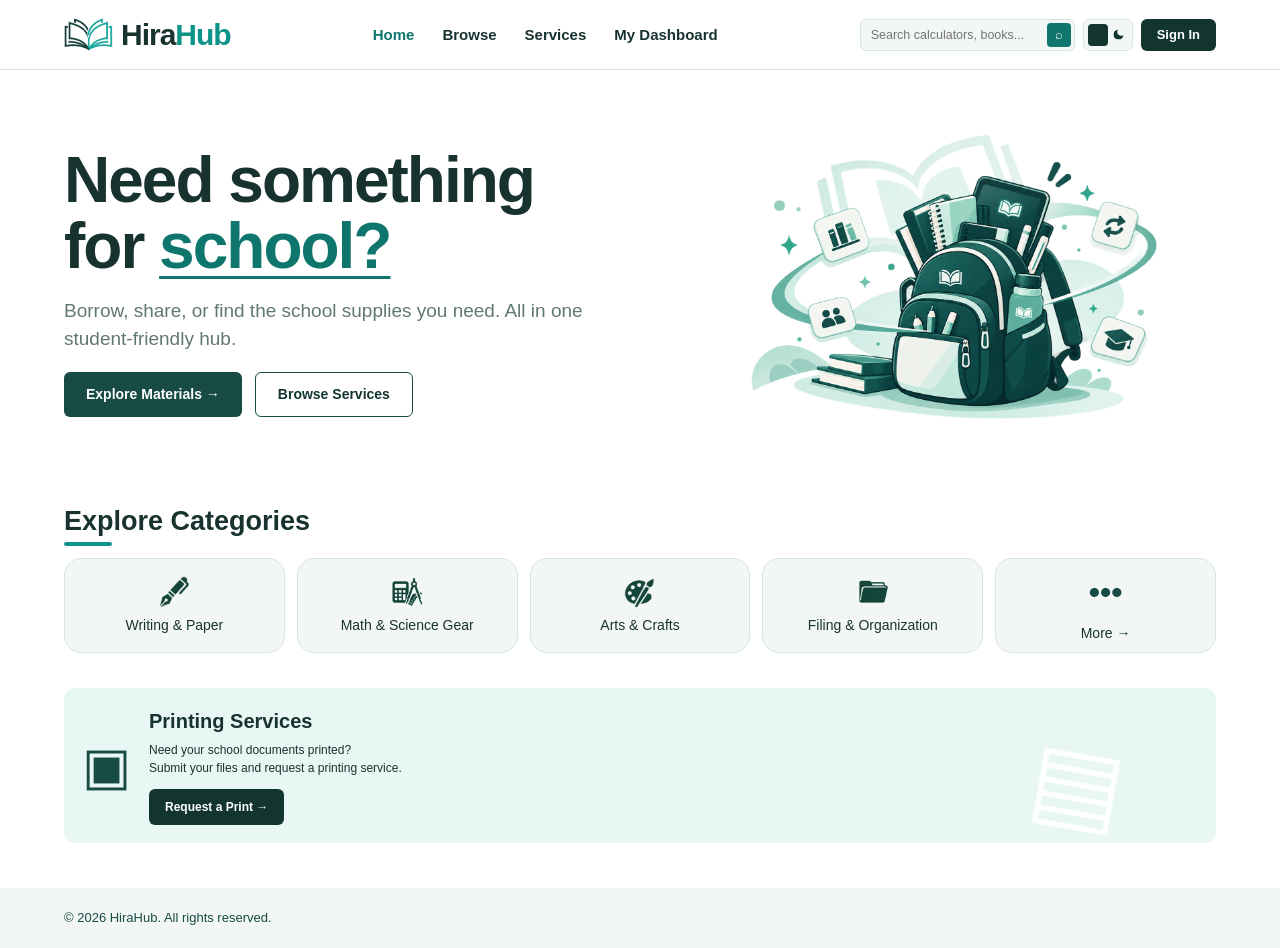
<file: index.html>
<!DOCTYPE html>
<html lang="en">
<head>
    <meta charset="UTF-8">
    <meta name="viewport" content="width=device-width, initial-scale=1.0">

    <title>HiraHub | Student Sharing Platform</title>

    <link rel="stylesheet" href="style.css">
</head>
<body>

    <!-- header & navbar -->
    <header class="header">
        <nav class="navbar container">

            <a href="index.html" class="logo">
                <img src="images/logo.png" alt="HiraHub Icon" class="logo-img">
                <span>Hira<span class="logo-blue">Hub</span></span>
            </a>

            <ul class="nav-links">
                <li><a href="index.html" class="active">Home</a></li>
                <li><a href="browse.html">Browse</a></li>
                <li><a href="services.html">Services</a></li>
                <li><a href="dashboard.html">My Dashboard</a></li>
            </ul>

            <div class="nav-actions">
                <form class="search-bar nav-search" action="#" method="get">
                    <input
                        type="search"
                        name="search"
                        placeholder="Search calculators, books..."
                    >
                    <button type="submit">⌕</button>
                </form>

                <!-- dark mode toggle -->
                <label class="theme-switch" for="themeToggle" aria-label="Toggle dark mode">
                    <input type="checkbox" id="themeToggle">
                    <span class="slider">
                        <svg class="moon-icon" viewBox="0 0 24 24" fill="currentColor">
                            <path d="M21 12.79A9 9 0 1 1 11.21 3 7 7 0 0 0 21 12.79z"></path>
                        </svg>
                    </span>
                </label>

                <a href="login.html" class="sign-in-button">
                    Sign In
                </a>
            </div>

        </nav>
    </header>

<!-- main content -->
    <main>

        <!-- hero section -->
        <section class="hero container" id="home">

            <div class="hero-content">

                <h1>
                    Need something<br>
                    for <span>school?</span>
                </h1>

                <p class="hero-description">
                    Borrow, share, or find the school supplies you need.
                    All in one student-friendly hub.
                </p>

                <div class="hero-buttons">

                    <a href="browse.html" class="button button-primary">
                        Explore Materials →
                    </a>

                    <a href="services.html" class="button button-outline">
                        Browse Services
                    </a>

                </div>

            </div>

<!-- hero image -->
            <div class="hero-art">
                <img src="images/bag.png" alt="HiraHub Student Supplies" class="hero-custom-img">
            </div>

        </section>

<!-- categories section -->
        <section class="section container" id="browse">

            <div class="section-heading">
                <h2>Explore Categories</h2>
                <span class="heading-line"></span>
            </div>

            <!-- opens browse page with selected category -->
            <div class="category-grid">

                <a href="browse.html?category=Writing%20%26%20Paper" class="category-card">
                    <img src="images/pen.png" alt="Writing & Paper" class="category-icon-img">
                    <span>Writing & Paper</span>
                </a>

                <a href="browse.html?category=Math%20%26%20Science%20Gear" class="category-card">
                    <img src="images/cal.png" alt="Math & Science Gear" class="category-icon-img">
                    <span>Math & Science Gear</span>
                </a>

                <a href="browse.html?category=Arts%20%26%20Crafts" class="category-card">
                    <img src="images/paint.png" alt="Arts & Crafts" class="category-icon-img">
                    <span>Arts & Crafts</span>
                </a>

                <a href="browse.html?category=Filing%20%26%20Organization" class="category-card">
                    <img src="images/folder.png" alt="Filing & Organization" class="category-icon-img">
                    <span>Filing & Organization</span>
                </a>

                <a href="browse.html" class="category-card">
                    <span class="category-icon">•••</span>
                    <span>More →</span>
                </a>

            </div>

        </section>

<!-- printing services banner -->
        <section class="section container" id="services">

            <article class="service-banner">

                <div class="printer-icon">
                    ▣
                </div>

                <div class="service-text">

                    <h2>Printing Services</h2>

                    <p>Need your school documents printed?</p>

                    <p>Submit your files and request a printing service.</p>

                    <a href="services.html" class="button button-dark">
                        Request a Print →
                    </a>

                </div>

                <div class="paper-art">
                    ▤
                </div>

            </article>

        </section>

    </main>

<!-- footer -->
    <footer class="footer">
        <div class="container footer-content">
            <p>© 2026 HiraHub. All rights reserved.</p>
        </div>
    </footer>

<!-- js file -->
    <script src="script.js"></script>

</body>
</html>
</file>
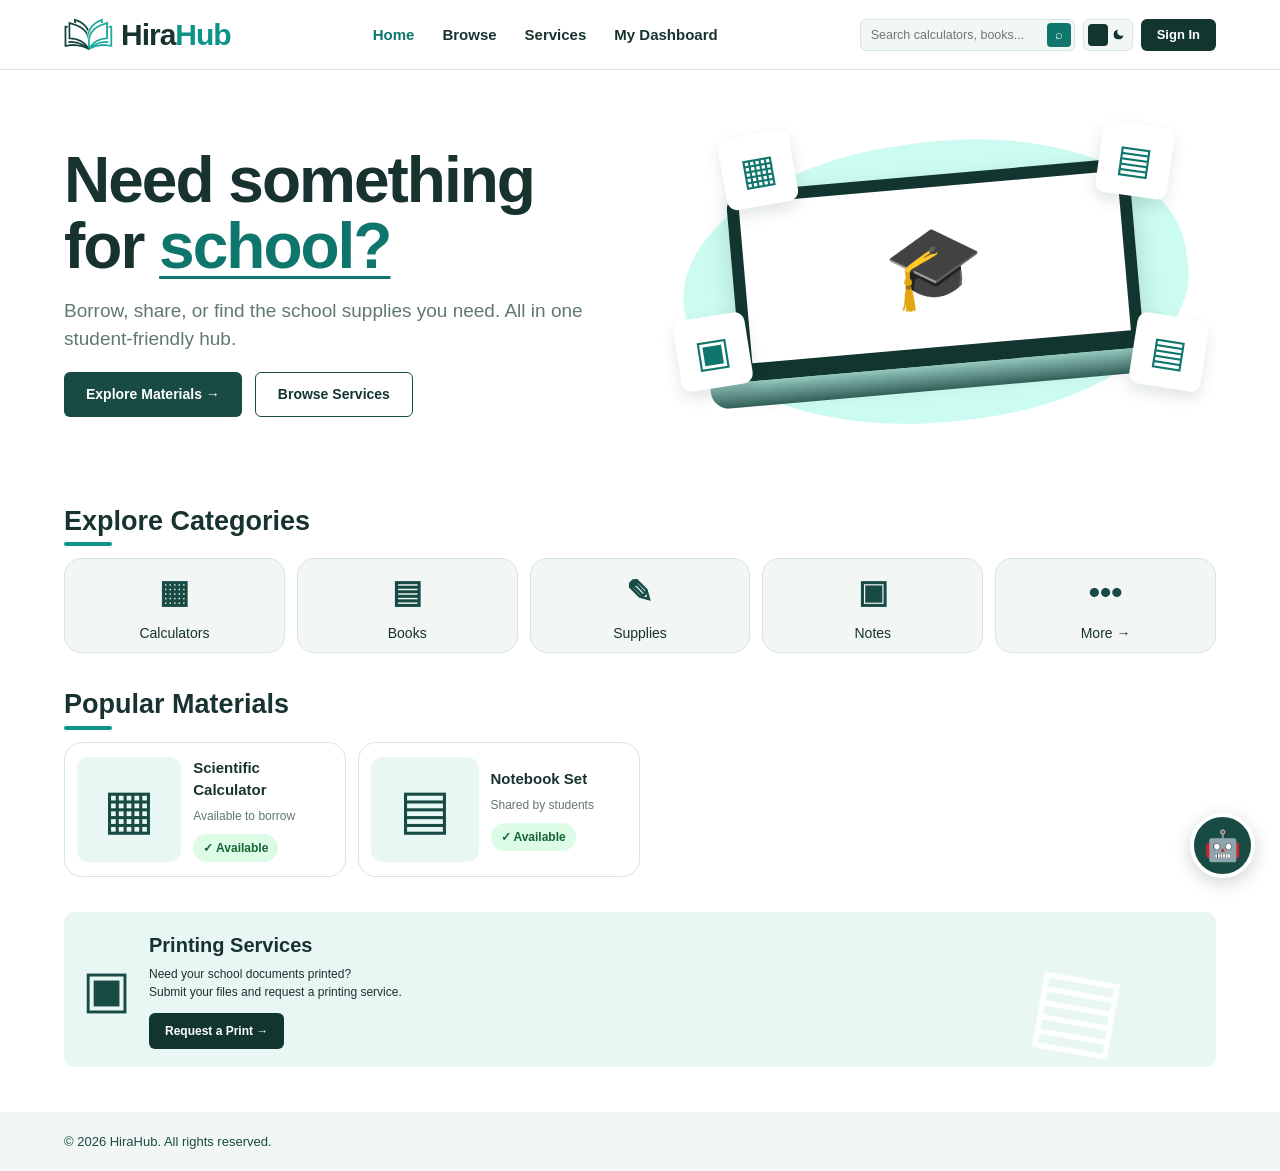
<file: Hira-hub-1/index.html>
<!DOCTYPE html>
<html lang="en">
<head>
    <meta charset="UTF-8">
    <meta name="viewport" content="width=device-width, initial-scale=1.0">

    <title>HiraHub | Student Sharing Platform</title>

    <link rel="stylesheet" href="style.css">
</head>
<body>

<header class="header">
        <nav class="navbar container">

            <a href="index.html" class="logo">
                <img src="images/logo.png" alt="HiraHub Icon" class="logo-img">
                <span>Hira<span class="logo-blue">Hub</span></span>
            </a>

            <ul class="nav-links">
                <li><a href="index.html" class="active">Home</a></li>
                <li><a href="browse.html">Browse</a></li>
                <li><a href="services.html">Services</a></li>
                <li><a href="dashboard.html">My Dashboard</a></li>
            </ul>

            <div class="nav-actions">
              <form class="search-bar nav-search" action="#" method="get">
                  <input
                      type="search"
                      name="search"
                      placeholder="Search calculators, books..."
                  >
                  <button type="submit">⌕</button>
              </form>

            <label class="theme-switch" for="themeToggle" aria-label="Toggle dark mode">
                  <input type="checkbox" id="themeToggle">
                  <span class="slider">
                      <svg class="moon-icon" viewBox="0 0 24 24" fill="currentColor">
                          <path d="M21 12.79A9 9 0 1 1 11.21 3 7 7 0 0 0 21 12.79z"></path>
                      </svg>
                  </span>
              </label>

              <a href="login.html" class="sign-in-button">
                  Sign In
              </a>
          </div>

        </nav>

    </header>

<main>

<section class="hero container" id="home">

            <div class="hero-content">

                <h1>
                    Need something<br>
                    for <span>school?</span>
                </h1>

                <p class="hero-description">
                    Borrow, share, or find the school supplies you need.
                    All in one student-friendly hub.
                </p>

<div class="hero-buttons">

                    <a href="browse.html" class="button button-primary">
                        Explore Materials →
                    </a>

                    <a href="services.html" class="button button-outline">
                        Browse Services
                    </a>

                </div>

            </div>

<div class="hero-art">

                <div class="art-circle"></div>

                <div class="art-card art-calculator">▦</div>
                <div class="art-card art-book">▤</div>
                <div class="art-card art-printer">▣</div>
                <div class="art-card art-notes">▤</div>

                <div class="laptop">

                    <div class="laptop-screen">
                        <span>🎓</span>
                    </div>

                    <div class="laptop-keyboard"></div>

                </div>

            </div>

        </section>

<section class="section container" id="browse">

            <div class="section-heading">
                <h2>Explore Categories</h2>
                <span class="heading-line"></span>
            </div>

            <div class="category-grid">

                <a href="#materials" class="category-card">
                    <span class="category-icon">▦</span>
                    <span>Calculators</span>
                </a>

                <a href="#materials" class="category-card">
                    <span class="category-icon">▤</span>
                    <span>Books</span>
                </a>

                <a href="#materials" class="category-card">
                    <span class="category-icon">✎</span>
                    <span>Supplies</span>
                </a>

                <a href="#materials" class="category-card">
                    <span class="category-icon">▣</span>
                    <span>Notes</span>
                </a>

                <a href="#materials" class="category-card">
                    <span class="category-icon">•••</span>
                    <span>More →</span>
                </a>

            </div>

        </section>

<section class="section container" id="materials">

            <div class="section-heading">
                <h2>Popular Materials</h2>
                <span class="heading-line"></span>
            </div>

            <div class="content-grid">

<article class="material-card">

                    <div class="product-image calculator-image">
                        ▦
                    </div>

                    <div class="material-info">

                        <h3>Scientific Calculator</h3>

                        <p>Available to borrow</p>

                        <span class="availability">
                            ✓ Available
                        </span>

                    </div>

                </article>

<article class="material-card">

                    <div class="product-image notebook-image">
                        ▤
                    </div>

                    <div class="material-info">

                        <h3>Notebook Set</h3>

                        <p>Shared by students</p>

                        <span class="availability">
                            ✓ Available
                        </span>

                    </div>

                </article>

            </div>

        </section>

<section class="section container" id="services">

            <article class="service-banner">

                <div class="printer-icon">
                    ▣
                </div>

                <div class="service-text">

                    <h2>Printing Services</h2>

                    <p>Need your school documents printed?</p>

                    <p>Submit your files and request a printing service.</p>

                    <a href="login.html" class="button button-dark">
                        Request a Print →
                    </a>

                </div>

                <div class="paper-art">
                    ▤
                </div>

            </article>

        </section>

    </main>

<footer class="footer">

        <div class="container footer-content">

            <p>© 2026 HiraHub. All rights reserved.</p>

        </div>

    </footer>

<a href="#assistant" class="assistant-button">
        🤖
    </a>

<aside class="assistant-box" id="assistant">

        <div class="assistant-header">

            <span>🤖</span>

            <strong>Hirmes</strong>

            <a href="#home">×</a>

        </div>

<div class="assistant-body">

            <p>Hi! 👋 How can I help you today?</p>

            <p>You can ask about:</p>

            <ul>
                <li>Borrowing or sharing materials</li>
                <li>Printing services</li>
                <li>Website features</li>
            </ul>

            <p class="assistant-time">5:17 PM</p>

            <div class="suggestion-list">

                <span>How to borrow?</span>
                <span>Printing services</span>
                <span>Categories</span>

            </div>

        </div>

<div class="assistant-input">

            <input
                type="text"
                placeholder="Type a message..."
            >

            <button type="button">➤</button>

        </div>

    </aside>

<script src="script.js"></script>

</body>
</html>
</file>
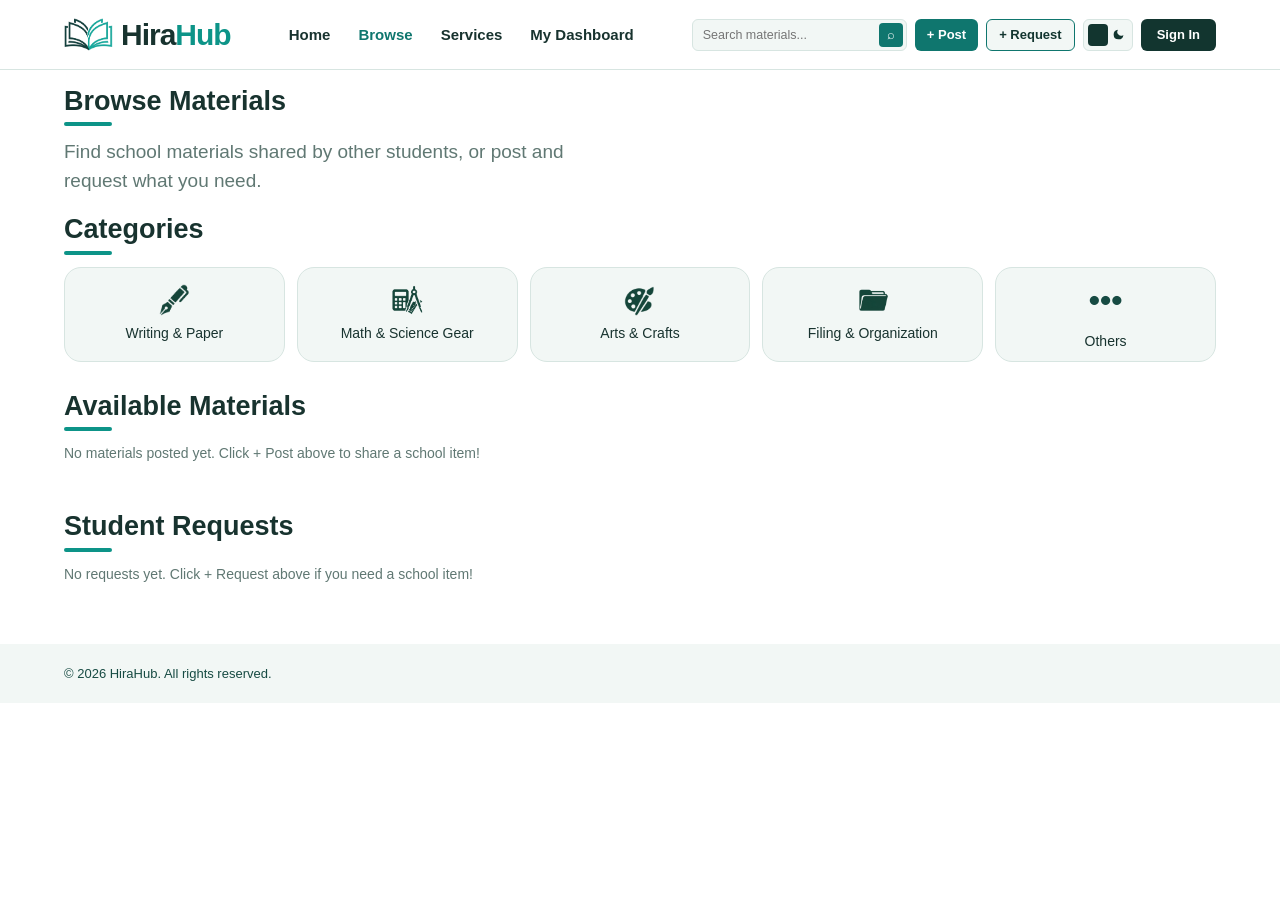
<file: browse.html>
<!DOCTYPE html>
<html lang="en">
<head>
    <meta charset="UTF-8">
    <meta name="viewport" content="width=device-width, initial-scale=1.0">

    <title>Browse Materials | HiraHub</title>

    <link rel="stylesheet" href="style.css">
</head>
<body>

    <!-- header & navbar -->
    <header class="header">
        <nav class="navbar container">

            <a href="index.html" class="logo">
                <img src="images/logo.png" alt="HiraHub Icon" class="logo-img">
                <span>Hira<span class="logo-blue">Hub</span></span>
            </a>

            <ul class="nav-links">
                <li><a href="index.html">Home</a></li>
                <li><a href="browse.html" class="active">Browse</a></li>
                <li><a href="services.html">Services</a></li>
                <li><a href="dashboard.html">My Dashboard</a></li>
            </ul>

            <div class="nav-actions">
                <form class="search-bar nav-search" action="#" method="get">
                    <input
                        type="search"
                        name="search"
                        placeholder="Search materials..."
                    >
                    <button type="submit">⌕</button>
                </form>

                <!-- post & request buttons -->
                <a href="#share-popup" class="post-material-btn">
                    + Post
                </a>

                <a href="#request-popup" class="request-material-btn">
                    + Request
                </a>

                <!-- dark mode toggle -->
                <label class="theme-switch" for="themeToggle" aria-label="Toggle dark mode">
                    <input type="checkbox" id="themeToggle">
                    <span class="slider">
                        <svg class="moon-icon" viewBox="0 0 24 24" fill="currentColor">
                            <path d="M21 12.79A9 9 0 1 1 11.21 3 7 7 0 0 0 21 12.79z"></path>
                        </svg>
                    </span>
                </label>

                <a href="login.html" class="sign-in-button">
                    Sign In
                </a>
            </div>

        </nav>
    </header>

<!-- main content -->
    <main>

        <section class="section container" id="browse">

            <div class="section-heading">
                <h2>Browse Materials</h2>
                <span class="heading-line"></span>
            </div>

            <p class="hero-description">
                Find school materials shared by other students, or post and request what you need.
            </p>

<!-- category filters -->
            <div class="section-heading">
                <h2>Categories</h2>
                <span class="heading-line"></span>
            </div>

            <div class="category-grid">

                <a href="#materialsGrid" class="category-card" data-category="Writing & Paper">
                    <img src="images/pen.png" alt="Writing & Paper" class="category-icon-img">
                    <span>Writing & Paper</span>
                </a>

                <a href="#materialsGrid" class="category-card" data-category="Math & Science Gear">
                    <img src="images/cal.png" alt="Math & Science Gear" class="category-icon-img">
                    <span>Math & Science Gear</span>
                </a>

                <a href="#materialsGrid" class="category-card" data-category="Arts & Crafts">
                    <img src="images/paint.png" alt="Arts & Crafts" class="category-icon-img">
                    <span>Arts & Crafts</span>
                </a>

                <a href="#materialsGrid" class="category-card" data-category="Filing & Organization">
                    <img src="images/folder.png" alt="Filing & Organization" class="category-icon-img">
                    <span>Filing & Organization</span>
                </a>

                <a href="#materialsGrid" class="category-card" data-category="Others">
                    <span class="category-icon">•••</span>
                    <span>Others</span>
                </a>

            </div>

<!-- shared items grid -->
            <div class="section-heading" style="margin-top: 28px;">
                <h2>Available Materials</h2>
                <span class="heading-line"></span>
            </div>

            <p class="empty-message" id="emptyMaterialsMsg">
                No materials posted yet. Click <strong>+ Post</strong> above to share a school item!
            </p>

            <div class="content-grid" id="materialsGrid"></div>

<!-- requested items grid -->
            <div class="section-heading" style="margin-top: 32px;">
                <h2>Student Requests</h2>
                <span class="heading-line"></span>
            </div>

            <p class="empty-message" id="emptyRequestsMsg">
                No requests yet. Click <strong>+ Request</strong> above if you need a school item!
            </p>

            <div class="content-grid" id="requestsGrid"></div>

<!-- share material popup -->
            <div class="popup-overlay" id="share-popup">
                <div class="form-card popup-box">
                    <div class="section-heading popup-top">
                        <div>
                            <h2>Share a School Material</h2>
                            <span class="heading-line"></span>
                        </div>
                        <button type="button" class="close-popup-btn" id="closeShareBtn">×</button>
                    </div>

                    <form id="shareForm">
                        <div class="form-group">
                            <label for="materialTitle">Item Name *</label>
                            <input type="text" id="materialTitle" placeholder="e.g., Casio fx-991EX Calculator" required>
                        </div>

                        <div class="form-group">
                            <label for="materialCategory">Category *</label>
                            <select id="materialCategory" required>
                                <option value="Writing & Paper">Writing & Paper</option>
                                <option value="Math & Science Gear">Math & Science Gear</option>
                                <option value="Arts & Crafts">Arts & Crafts</option>
                                <option value="Filing & Organization">Filing & Organization</option>
                                <option value="Others">Others</option>
                            </select>
                        </div>

                        <div class="form-group">
                            <label for="studentName">Name + Year & Section *</label>
                            <input type="text" id="studentName" placeholder="e.g., Juan Dela Cruz - BSIT 2A" required>
                        </div>

                        <div class="form-group">
                            <label for="pickupPlace">Pickup Place *</label>
                            <input type="text" id="pickupPlace" placeholder="e.g., Main Library Entrance" required>
                        </div>

                        <div class="form-group">
                            <label for="contactLink">Messenger or Instagram Link *</label>
                            <input type="url" id="contactLink" placeholder="e.g., https://m.me" required>
                        </div>

                        <div class="form-group">
                            <label for="materialImage">Item Photo (Optional)</label>
                            <input type="file" id="materialImage" accept="image/*">
                        </div>

                        <button type="submit" class="button button-primary form-submit-btn">
                            Post Material
                        </button>
                    </form>
                </div>
            </div>

<!-- request material popup -->
            <div class="popup-overlay" id="request-popup">
                <div class="form-card popup-box">
                    <div class="section-heading popup-top">
                        <div>
                            <h2>Request a Material</h2>
                            <span class="heading-line"></span>
                        </div>
                        <button type="button" class="close-popup-btn" id="closeRequestBtn">×</button>
                    </div>

                    <form id="requestForm">
                        <div class="form-group">
                            <label for="requestTitle">Needed Item *</label>
                            <input type="text" id="requestTitle" placeholder="e.g., Scientific Calculator or Lab Coat" required>
                        </div>

                        <div class="form-group">
                            <label for="requestCategory">Category *</label>
                            <select id="requestCategory" required>
                                <option value="Writing & Paper">Writing & Paper</option>
                                <option value="Math & Science Gear">Math & Science Gear</option>
                                <option value="Arts & Crafts">Arts & Crafts</option>
                                <option value="Filing & Organization">Filing & Organization</option>
                                <option value="Others">Others</option>
                            </select>
                        </div>

                        <div class="form-group">
                            <label for="requesterName">Name + Year & Section *</label>
                            <input type="text" id="requesterName" placeholder="e.g., Maria Santos - BSN 1B" required>
                        </div>

                        <div class="form-group">
                            <label for="requestPickupPlace">Preferred Meetup / Pickup Place *</label>
                            <input type="text" id="requestPickupPlace" placeholder="e.g., Student Canteen" required>
                        </div>

                        <div class="form-group">
                            <label for="requestContactLink">Messenger or Instagram Link *</label>
                            <input type="url" id="requestContactLink" placeholder="e.g., https://m.me or https://instagram.com" required>
                        </div>

                        <div class="form-group">
                            <label for="requestImage">Reference Photo (Optional)</label>
                            <input type="file" id="requestImage" accept="image/*">
                        </div>

                        <button type="submit" class="button button-outline form-submit-btn">
                            Submit Request
                        </button>
                    </form>
                </div>
            </div>

        </section>

    </main>

<footer class="footer">
        <div class="container footer-content">
            <p>© 2026 HiraHub. All rights reserved.</p>

        </div>
    </footer>

<script src="script.js"></script>
</body>
</html>
</file>
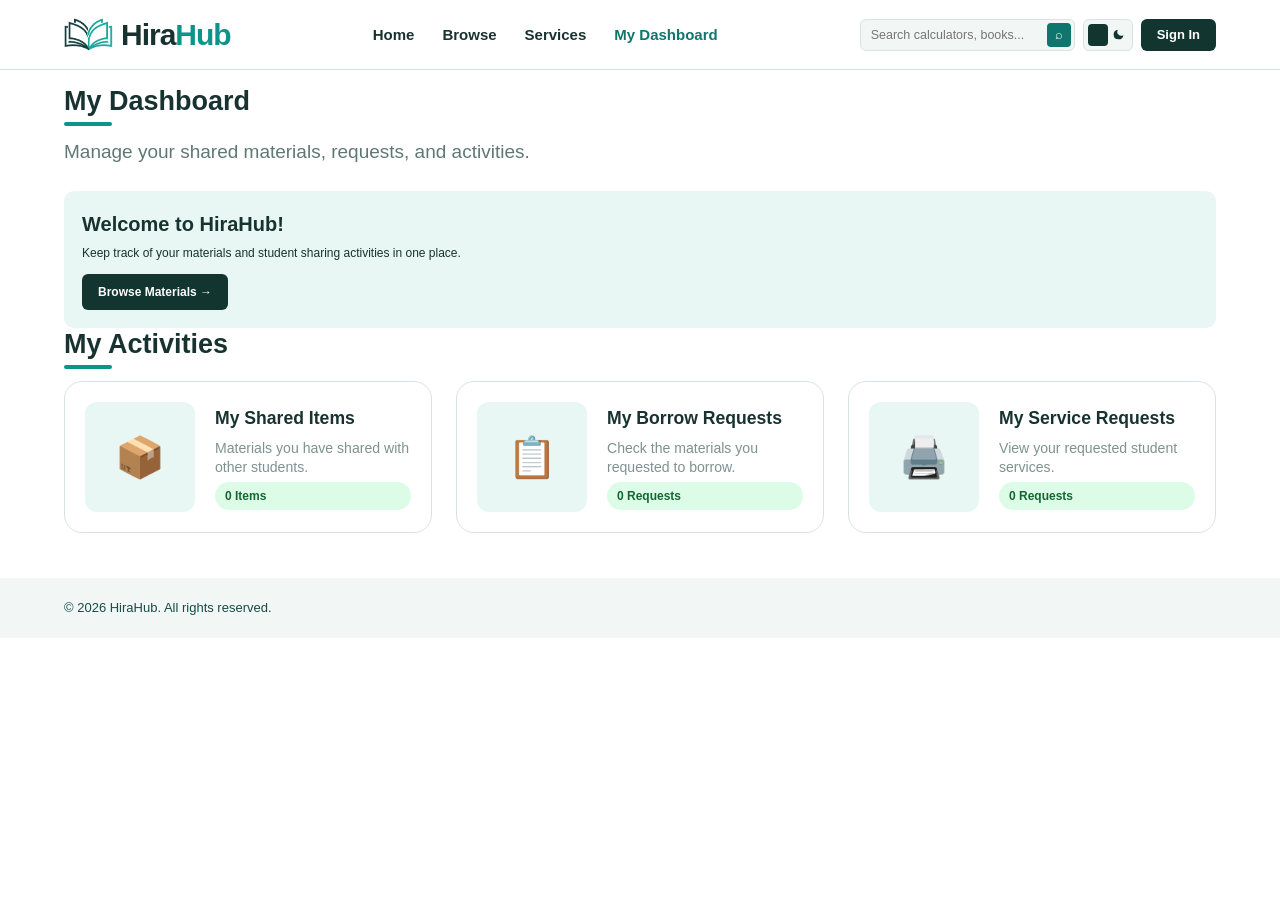
<file: dashboard.html>
<!DOCTYPE html>
<html lang="en">
<head>
    <meta charset="UTF-8">
    <meta name="viewport" content="width=device-width, initial-scale=1.0">

    <title>My Dashboard | HiraHub</title>

    <link rel="stylesheet" href="style.css">
</head>
<body>

    <!-- header & navbar -->
    <header class="header">
        <nav class="navbar container">

            <a href="index.html" class="logo">
                <img src="images/logo.png" alt="HiraHub Icon" class="logo-img">
                <span>Hira<span class="logo-blue">Hub</span></span>
            </a>

            <ul class="nav-links">
                <li><a href="index.html">Home</a></li>
                <li><a href="browse.html">Browse</a></li>
                <li><a href="services.html">Services</a></li>
                <li><a href="dashboard.html" class="active">My Dashboard</a></li>
            </ul>

            <div class="nav-actions">
                <form class="search-bar nav-search" action="#" method="get">
                    <input
                        type="search"
                        name="search"
                        placeholder="Search calculators, books..."
                    >
                    <button type="submit">⌕</button>
                </form>

                <!-- dark mode toggle -->
                <label class="theme-switch" for="themeToggle" aria-label="Toggle dark mode">
                    <input type="checkbox" id="themeToggle">
                    <span class="slider">
                        <svg class="moon-icon" viewBox="0 0 24 24" fill="currentColor">
                            <path d="M21 12.79A9 9 0 1 1 11.21 3 7 7 0 0 0 21 12.79z"></path>
                        </svg>
                    </span>
                </label>

                <a href="login.html" class="sign-in-button">
                    Sign In
                </a>
            </div>

        </nav>
    </header>

<!-- main content -->
    <main>

        <section class="section container">

            <!-- dashboard title -->
            <div class="dashboard-top">
                <div>
                    <div class="section-heading">
                        <h2>My Dashboard</h2>
                        <span class="heading-line"></span>
                    </div>

                    <p class="hero-description">
                        Manage your shared materials, requests, and activities.
                    </p>
                </div>
            </div>

<!-- welcome banner -->
            <div class="service-banner">

                <div class="service-text">
                    <h2>Welcome to HiraHub!</h2>

                    <p>
                        Keep track of your materials and
                        student sharing activities in one place.
                    </p>

                    <a href="browse.html" class="button button-dark">
                        Browse Materials →
                    </a>
                </div>

            </div>

<!-- activity summary cards -->
            <div class="section-heading">
                <h2>My Activities</h2>
                <span class="heading-line"></span>
            </div>

            <div class="dashboard-grid">

                <a href="browse.html" class="material-card card-link">
                    <div class="product-image">
                        📦
                    </div>

                    <div class="material-info">
                        <h3>My Shared Items</h3>
                        <p>Materials you have shared with other students.</p>
                        <span class="availability">0 Items</span>
                    </div>
                </a>

<a href="browse.html" class="material-card card-link">
                    <div class="product-image">
                        📋
                    </div>

                    <div class="material-info">
                        <h3>My Borrow Requests</h3>
                        <p>Check the materials you requested to borrow.</p>
                        <span class="availability">0 Requests</span>
                    </div>
                </a>

<a href="services.html" class="material-card card-link">
                    <div class="product-image">
                        🖨️
                    </div>

                    <div class="material-info">
                        <h3>My Service Requests</h3>
                        <p>View your requested student services.</p>
                        <span class="availability">0 Requests</span>
                    </div>
                </a>

            </div>

        </section>

    </main>

<!-- footer -->
    <footer class="footer">
        <div class="container footer-content">
            <p>© 2026 HiraHub. All rights reserved.</p>
        </div>
    </footer>

<!-- js file -->
    <script src="script.js"></script>

</body>
</html>
</file>
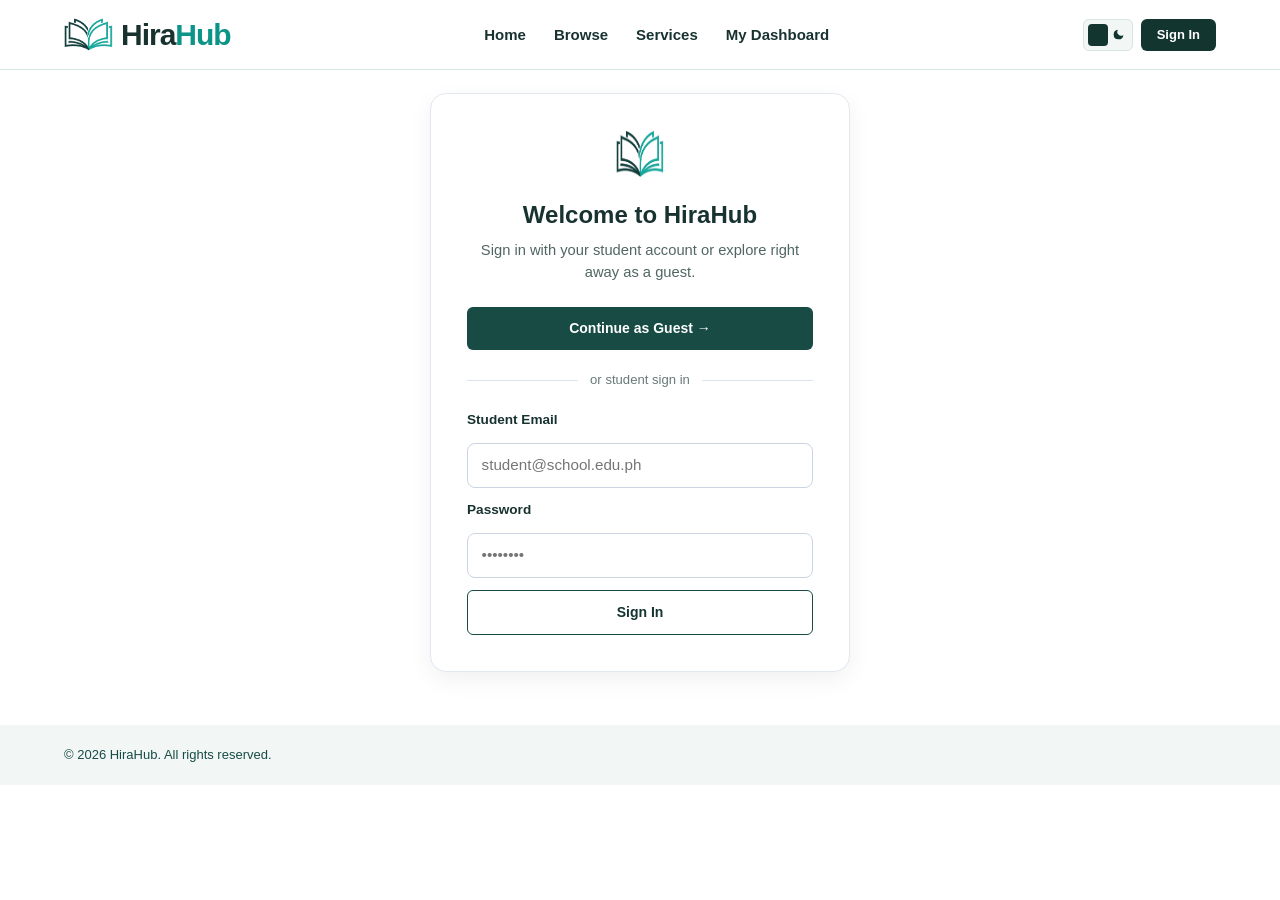
<file: login.html>
<!DOCTYPE html>
<html lang="en">
<head>
    <meta charset="UTF-8">
    <meta name="viewport" content="width=device-width, initial-scale=1.0">

    <title>Sign In | HiraHub</title>

    <link rel="stylesheet" href="style.css">
</head>
<body>

    <!-- header & navbar -->
    <header class="header">
        <nav class="navbar container">

            <a href="index.html" class="logo">
                <img src="images/logo.png" alt="HiraHub Icon" class="logo-img">
                <span>Hira<span class="logo-blue">Hub</span></span>
            </a>

            <ul class="nav-links">
                <li><a href="index.html">Home</a></li>
                <li><a href="browse.html">Browse</a></li>
                <li><a href="services.html">Services</a></li>
                <li><a href="dashboard.html">My Dashboard</a></li>
            </ul>

            <div class="nav-actions">
                <!-- dark mode toggle -->
                <label class="theme-switch" for="themeToggle" aria-label="Toggle dark mode">
                    <input type="checkbox" id="themeToggle">
                    <span class="slider">
                        <svg class="moon-icon" viewBox="0 0 24 24" fill="currentColor">
                            <path d="M21 12.79A9 9 0 1 1 11.21 3 7 7 0 0 0 21 12.79z"></path>
                        </svg>
                    </span>
                </label>

                <a href="login.html" class="sign-in-button">
                    Sign In
                </a>
            </div>

        </nav>
    </header>

<!-- main content -->
    <main>
        <section class="section container auth-section">

            <div class="auth-card">
                <div class="auth-header">
                    <img src="images/logo.png" alt="HiraHub Logo" class="auth-logo">
                    <h2>Welcome to HiraHub</h2>
                    <p>Sign in with your student account or explore right away as a guest.</p>
                </div>

                <!-- guest shortcut -->
                <a href="dashboard.html" class="button button-primary auth-btn">
                    Continue as Guest →
                </a>

                <div class="auth-divider">
                    <span>or student sign in</span>
                </div>

                <!-- login form -->
                <form class="auth-form" action="dashboard.html" method="get">
                    <label for="studentEmail">Student Email</label>
                    <input type="email" id="studentEmail" placeholder="student@school.edu.ph">

                    <label for="studentPass">Password</label>
                    <input type="password" id="studentPass" placeholder="••••••••">

                    <button type="submit" class="button button-outline auth-btn">
                        Sign In
                    </button>
                </form>
            </div>

        </section>
    </main>

<!-- footer -->
    <footer class="footer">
        <div class="container footer-content">
            <p>© 2026 HiraHub. All rights reserved.</p>
        </div>
    </footer>

<!-- js file -->
    <script src="script.js"></script>

</body>
</html>
</file>
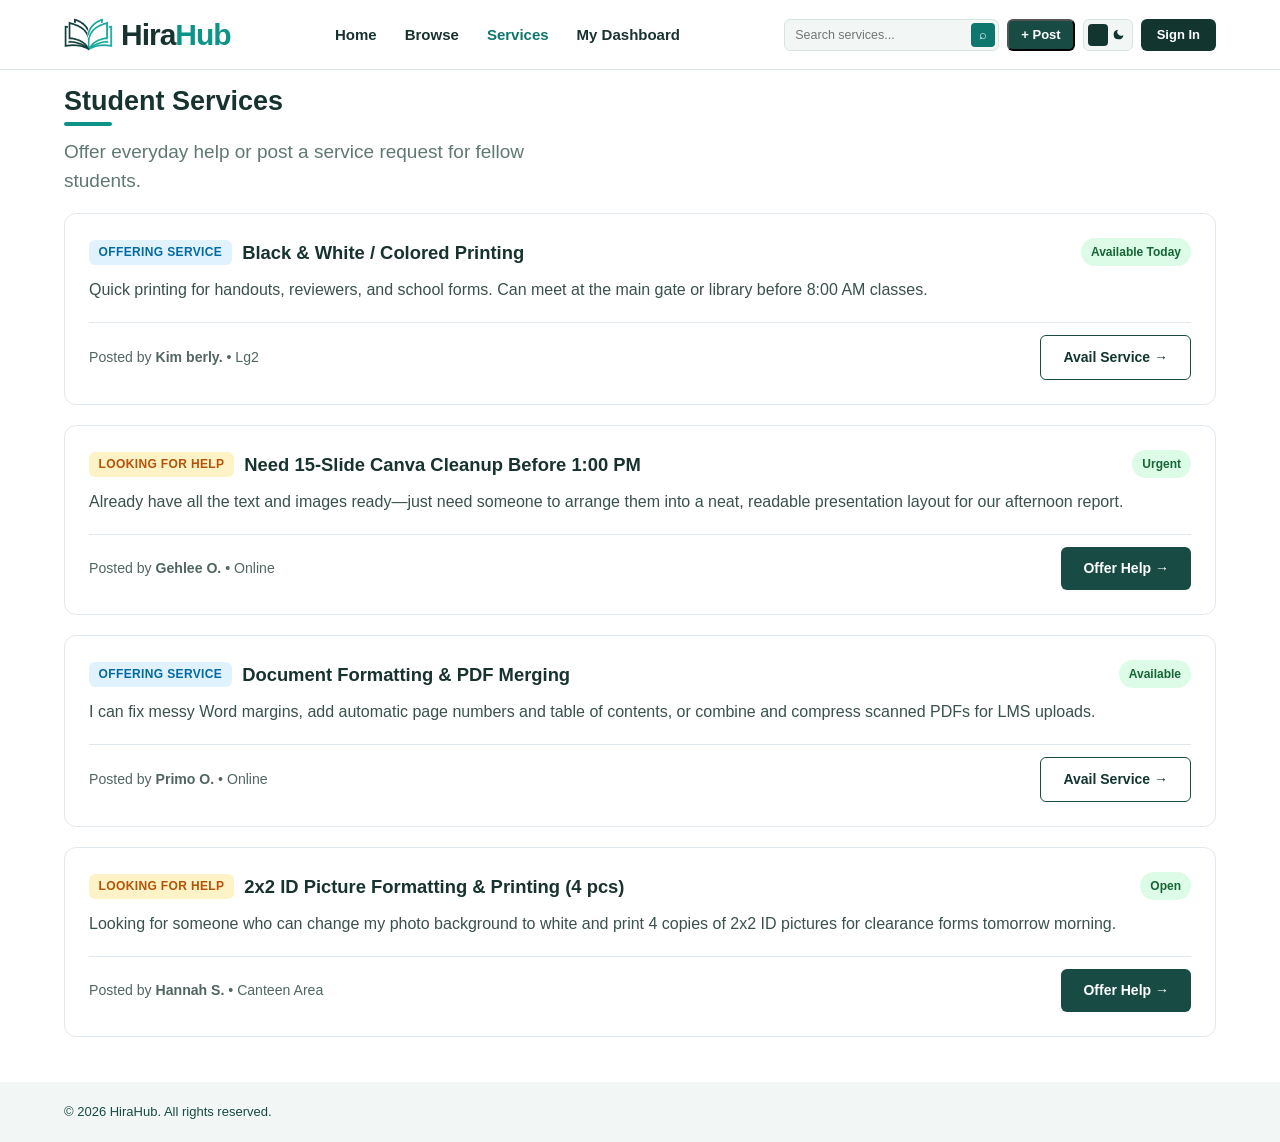
<file: services.html>
<!DOCTYPE html>
<html lang="en">
<head>
    <meta charset="UTF-8">
    <meta name="viewport" content="width=device-width, initial-scale=1.0">

    <title>Services | HiraHub</title>

    <link rel="stylesheet" href="style.css">
</head>
<body>

    <!-- header & navbar -->
    <header class="header">
        <nav class="navbar container">

            <a href="index.html" class="logo">
                <img src="images/logo.png" alt="HiraHub Icon" class="logo-img">
                <span>Hira<span class="logo-blue">Hub</span></span>
            </a>

            <ul class="nav-links">
                <li><a href="index.html">Home</a></li>
                <li><a href="browse.html">Browse</a></li>
                <li><a href="services.html" class="active">Services</a></li>
                <li><a href="dashboard.html">My Dashboard</a></li>
            </ul>

            <div class="nav-actions">
                <form class="search-bar nav-search" action="#" method="get">
                    <input
                        type="search"
                        name="search"
                        placeholder="Search services..."
                    >
                    <button type="submit">⌕</button>
                </form>

                <!-- post button -->
                <button type="button" class="button button-primary nav-post-btn" id="openPostModal">
                    + Post
                </button>

                <!-- dark mode toggle -->
                <label class="theme-switch" for="themeToggle" aria-label="Toggle dark mode">
                    <input type="checkbox" id="themeToggle">
                    <span class="slider">
                        <svg class="moon-icon" viewBox="0 0 24 24" fill="currentColor">
                            <path d="M21 12.79A9 9 0 1 1 11.21 3 7 7 0 0 0 21 12.79z"></path>
                        </svg>
                    </span>
                </label>

                <a href="login.html" class="sign-in-button">
                    Sign In
                </a>
            </div>

        </nav>
    </header>

<!-- main content -->
    <main>
        <section class="section container">

            <div class="section-heading">
                <h2>Student Services</h2>
                <span class="heading-line"></span>
            </div>

            <p class="hero-description">
                Offer everyday help or post a service request for fellow students.
            </p>

<!-- service posts feed -->
            <div class="service-feed">

                <!-- offer post -->
                <article class="service-post">
                    <div class="service-post-header">
                        <div class="post-title-group">
                            <span class="post-type-badge badge-offer">Offering Service</span>
                            <h3>Black & White / Colored Printing</h3>
                        </div>
                        <span class="availability">Available Today</span>
                    </div>
                    <p>
                        Quick printing for handouts, reviewers, and school forms.
                        Can meet at the main gate or library before 8:00 AM classes.
                    </p>
                    <div class="service-post-footer">
                        <span class="post-meta">Posted by <strong>Kim berly.</strong> • Lg2</span>
                        <a href="https://m.me" target="_blank" rel="noopener noreferrer" class="button button-outline">Avail Service →</a>
                    </div>
                </article>

<!-- request post -->
                <article class="service-post">
                    <div class="service-post-header">
                        <div class="post-title-group">
                            <span class="post-type-badge badge-request">Looking For Help</span>
                            <h3>Need 15-Slide Canva Cleanup Before 1:00 PM</h3>
                        </div>
                        <span class="availability">Urgent</span>
                    </div>
                    <p>
                        Already have all the text and images ready—just need someone to arrange
                        them into a neat, readable presentation layout for our afternoon report.
                    </p>
                    <div class="service-post-footer">
                        <span class="post-meta">Posted by <strong>Gehlee O.</strong> • Online</span>
                        <a href="https://m.me" target="_blank" rel="noopener noreferrer" class="button button-primary">Offer Help →</a>
                    </div>
                </article>

<!-- offer post -->
                <article class="service-post">
                    <div class="service-post-header">
                        <div class="post-title-group">
                            <span class="post-type-badge badge-offer">Offering Service</span>
                            <h3>Document Formatting & PDF Merging</h3>
                        </div>
                        <span class="availability">Available</span>
                    </div>
                    <p>
                        I can fix messy Word margins, add automatic page numbers and table of contents,
                        or combine and compress scanned PDFs for LMS uploads.
                    </p>
                    <div class="service-post-footer">
                        <span class="post-meta">Posted by <strong>Primo O.</strong> • Online</span>
                        <a href="https://m.me" target="_blank" rel="noopener noreferrer" class="button button-outline">Avail Service →</a>
                    </div>
                </article>

<!-- request post -->
                <article class="service-post">
                    <div class="service-post-header">
                        <div class="post-title-group">
                            <span class="post-type-badge badge-request">Looking For Help</span>
                            <h3>2x2 ID Picture Formatting & Printing (4 pcs)</h3>
                        </div>
                        <span class="availability">Open</span>
                    </div>
                    <p>
                        Looking for someone who can change my photo background to white and print
                        4 copies of 2x2 ID pictures for clearance forms tomorrow morning.
                    </p>
                    <div class="service-post-footer">
                        <span class="post-meta">Posted by <strong>Hannah S.</strong> • Canteen Area</span>
                        <a href="https://m.me" target="_blank" rel="noopener noreferrer" class="button button-primary">Offer Help →</a>
                    </div>
                </article>

            </div>

        </section>
    </main>

<!-- footer -->
    <footer class="footer">
        <div class="container footer-content">
            <p>© 2026 HiraHub. All rights reserved.</p>
        </div>
    </footer>

<!-- post modal -->
    <div class="modal-overlay" id="postModal">
        <div class="modal-box">
            <div class="modal-header">
                <h3>Create a Post</h3>
                <button type="button" class="close-modal" id="closePostModal">×</button>
            </div>

            <form id="servicePostForm" class="modal-form">
                <label>Post Type</label>
                <select id="postType" required>
                    <option value="offer">Offering a Service</option>
                    <option value="request">Requesting Help</option>
                </select>

                <label>Title</label>
                <input type="text" id="postTitle" placeholder="e.g., Rush B&W Printing or Need Slide Cleanup" required>

                <label>Details</label>
                <textarea id="postDetails" rows="3" placeholder="Describe what you offer or need, pricing, and schedule..." required></textarea>

                <label>Your Name & Meetup Spot</label>
                <input type="text" id="postMeta" placeholder="e.g., Alex M. • Main Library / Online" required>

                <label>Contact Link (Messenger, IG, or Email)</label>
                <input type="url" id="postContact" placeholder="https://m.me or mailto:you@email.com" required>

                <button type="submit" class="button button-primary" style="width: 100%;">
                    Publish Post
                </button>
            </form>
        </div>
    </div>

<!-- js file -->
    <script src="script.js"></script>

</body>
</html>
</file>
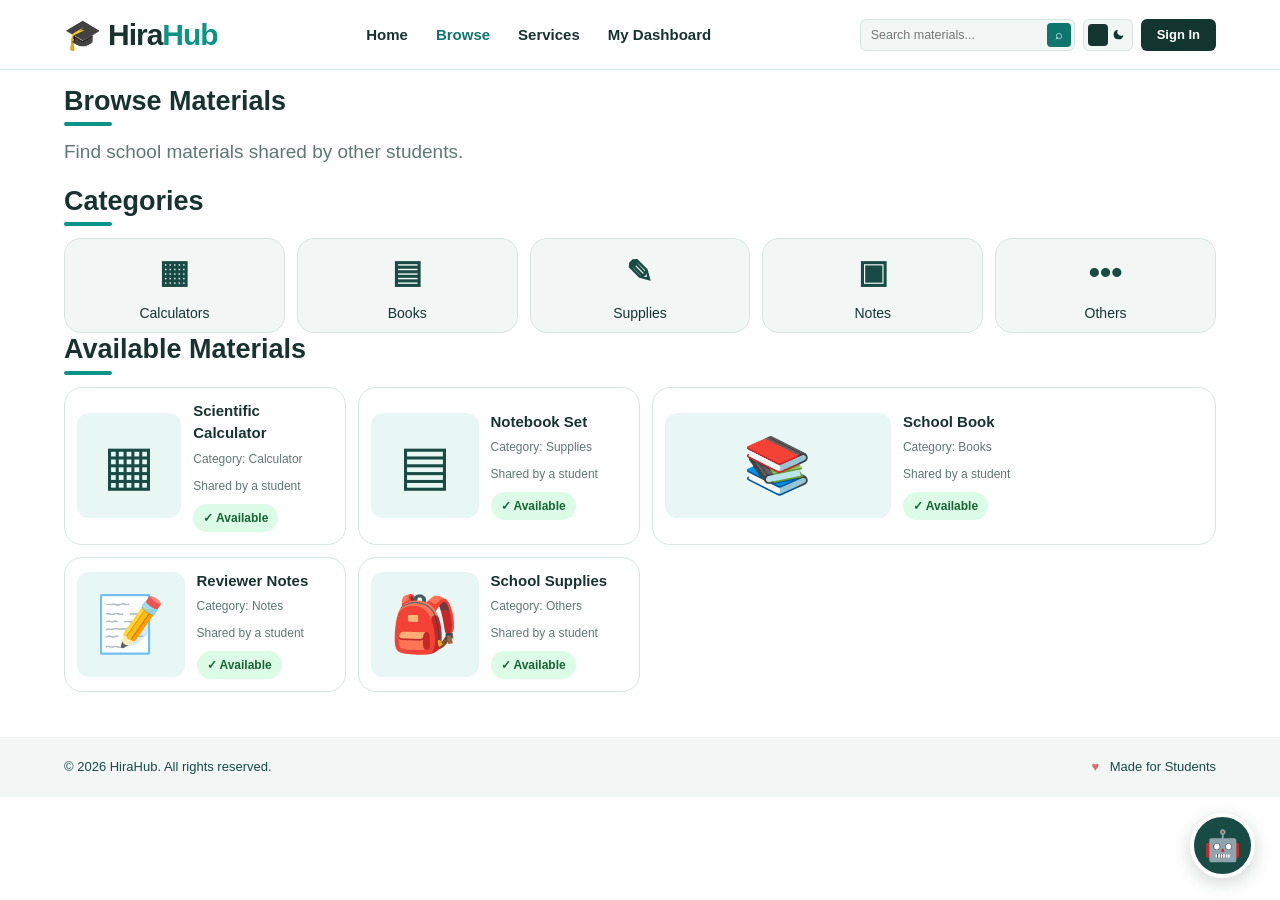
<file: Hira-hub-1/browse.html>
<!DOCTYPE html>
<html lang="en">
<head>
    <meta charset="UTF-8">
    <meta name="viewport" content="width=device-width, initial-scale=1.0">

    <title>Browse Materials | HiraHub</title>

    <link rel="stylesheet" href="style.css">
</head>
<body>

<header class="header">
        <nav class="navbar container">

            <a href="index.html" class="logo">
                <span class="logo-icon">🎓</span>
                <span>Hira<span class="logo-blue">Hub</span></span>
            </a>

            <ul class="nav-links">
                <li><a href="index.html">Home</a></li>
                <li><a href="browse.html" class="active">Browse</a></li>
                <li><a href="services.html">Services</a></li>
                <li><a href="dashboard.html">My Dashboard</a></li>
            </ul>

            <div class="nav-actions">
                <form class="search-bar nav-search" action="#" method="get">
                    <input
                        type="search"
                        name="search"
                        placeholder="Search materials..."
                    >
                    <button type="submit">⌕</button>
                </form>

                <label class="theme-switch" for="themeToggle" aria-label="Toggle dark mode">
                    <input type="checkbox" id="themeToggle">
                    <span class="slider">
                        <svg class="moon-icon" viewBox="0 0 24 24" fill="currentColor">
                            <path d="M21 12.79A9 9 0 1 1 11.21 3 7 7 0 0 0 21 12.79z"></path>
                        </svg>
                    </span>
                </label>

                <a href="login.html" class="sign-in-button">
                    Sign In
                </a>
            </div>

        </nav>
    </header>

<main>

        <section class="section container" id="browse">

            <div class="section-heading">
                <h2>Browse Materials</h2>
                <span class="heading-line"></span>
            </div>

            <p class="hero-description">
                Find school materials shared by other students.
            </p>

<div class="section-heading">
                <h2>Categories</h2>
                <span class="heading-line"></span>
            </div>

            <div class="category-grid">

                <a href="#calculators" class="category-card">
                    <span class="category-icon">▦</span>
                    <span>Calculators</span>
                </a>

                <a href="#books" class="category-card">
                    <span class="category-icon">▤</span>
                    <span>Books</span>
                </a>

                <a href="#supplies" class="category-card">
                    <span class="category-icon">✎</span>
                    <span>Supplies</span>
                </a>

                <a href="#notes" class="category-card">
                    <span class="category-icon">▣</span>
                    <span>Notes</span>
                </a>

                <a href="#others" class="category-card">
                    <span class="category-icon">•••</span>
                    <span>Others</span>
                </a>

            </div>

<div class="section-heading" id="calculators">
                <h2>Available Materials</h2>
                <span class="heading-line"></span>
            </div>

            <div class="content-grid">

<article class="material-card">

                    <div class="product-image calculator-image">
                        ▦
                    </div>

                    <div class="material-info">

                        <h3>Scientific Calculator</h3>

                        <p>Category: Calculator</p>

                        <p>Shared by a student</p>

                        <span class="availability">
                            ✓ Available
                        </span>

                    </div>

                </article>

<article class="material-card" id="supplies">

                    <div class="product-image notebook-image">
                        ▤
                    </div>

                    <div class="material-info">

                        <h3>Notebook Set</h3>

                        <p>Category: Supplies</p>

                        <p>Shared by a student</p>

                        <span class="availability">
                            ✓ Available
                        </span>

                    </div>

                </article>

<article class="material-card" id="books">

                    <div class="product-image">
                        📚
                    </div>

                    <div class="material-info">

                        <h3>School Book</h3>

                        <p>Category: Books</p>

                        <p>Shared by a student</p>

                        <span class="availability">
                            ✓ Available
                        </span>

                    </div>

                </article>

<article class="material-card" id="notes">

                    <div class="product-image">
                        📝
                    </div>

                    <div class="material-info">

                        <h3>Reviewer Notes</h3>

                        <p>Category: Notes</p>

                        <p>Shared by a student</p>

                        <span class="availability">
                            ✓ Available
                        </span>

                    </div>

                </article>

<article class="material-card" id="others">

                    <div class="product-image">
                        🎒
                    </div>

                    <div class="material-info">

                        <h3>School Supplies</h3>

                        <p>Category: Others</p>

                        <p>Shared by a student</p>

                        <span class="availability">
                            ✓ Available
                        </span>

                    </div>

                </article>

            </div>

        </section>

    </main>

<footer class="footer">

        <div class="container footer-content">

            <p>© 2026 HiraHub. All rights reserved.</p>

            <p>
                <span class="heart">♥</span>
                Made for Students
            </p>

        </div>

    </footer>

<a href="#assistant" class="assistant-button">
        🤖
    </a>

<aside class="assistant-box" id="assistant">

        <div class="assistant-header">
            <span>🤖</span>
            <strong>Hirmes</strong>
            <a href="#home">×</a>
        </div>

        <div class="assistant-body">

            <p>Hi! 👋 How can I help you today?</p>

            <p>You can ask about:</p>

            <ul>
                <li>Borrowing materials</li>
                <li>Sharing materials</li>
                <li>Printing services</li>
            </ul>

            <p class="assistant-time">5:17 PM</p>

            <div class="suggestion-list">
                <span>How to borrow?</span>
                <span>Printing services</span>
                <span>Categories</span>
            </div>

        </div>

        <div class="assistant-input">

            <input type="text" placeholder="Type a message...">

            <button type="button">➤</button>

        </div>

    </aside>

<script src="script.js"></script>

</body>
</html>
</file>
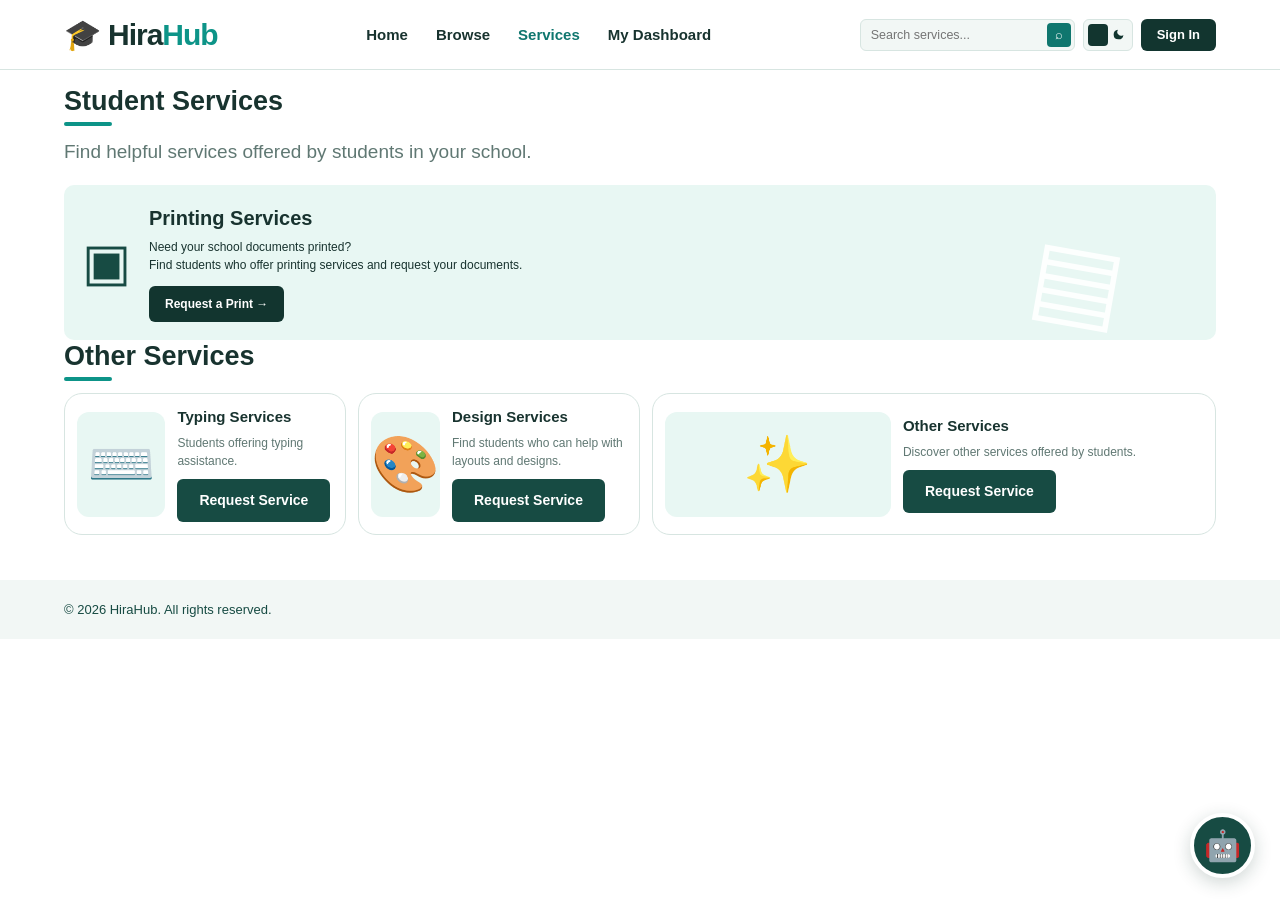
<file: Hira-hub-1/services.html>
<!DOCTYPE html>
<html lang="en">
<head>
    <meta charset="UTF-8">
    <meta name="viewport" content="width=device-width, initial-scale=1.0">

    <title>Services | HiraHub</title>

    <link rel="stylesheet" href="style.css">
</head>
<body>

<header class="header">
        <nav class="navbar container">

            <a href="index.html" class="logo">
                <span class="logo-icon">🎓</span>
                <span>Hira<span class="logo-blue">Hub</span></span>
            </a>

            <ul class="nav-links">
                <li><a href="index.html">Home</a></li>
                <li><a href="browse.html">Browse</a></li>
                <li><a href="services.html" class="active">Services</a></li>
                <li><a href="dashboard.html">My Dashboard</a></li>
            </ul>

            <div class="nav-actions">
                <form class="search-bar nav-search" action="#" method="get">
                    <input
                        type="search"
                        name="search"
                        placeholder="Search services..."
                    >
                    <button type="submit">⌕</button>
                </form>

                <label class="theme-switch" for="themeToggle" aria-label="Toggle dark mode">
                    <input type="checkbox" id="themeToggle">
                    <span class="slider">
                        <svg class="moon-icon" viewBox="0 0 24 24" fill="currentColor">
                            <path d="M21 12.79A9 9 0 1 1 11.21 3 7 7 0 0 0 21 12.79z"></path>
                        </svg>
                    </span>
                </label>

                <a href="login.html" class="sign-in-button">
                    Sign In
                </a>
            </div>

        </nav>
    </header>

<main>

        <section class="section container">

            <div class="section-heading">
                <h2>Student Services</h2>
                <span class="heading-line"></span>
            </div>

            <p class="hero-description">
                Find helpful services offered by students in your school.
            </p>

<article class="service-banner">

                <div class="printer-icon">
                    ▣
                </div>

                <div class="service-text">

                    <h2>Printing Services</h2>

                    <p>Need your school documents printed?</p>

                    <p>
                        Find students who offer printing services
                        and request your documents.
                    </p>

                    <a href="login.html" class="button button-dark">
                        Request a Print →
                    </a>

                </div>

                <div class="paper-art">
                    ▤
                </div>

            </article>

<div class="section-heading">

                <h2>Other Services</h2>

                <span class="heading-line"></span>

            </div>

<div class="content-grid">

<article class="material-card">

                    <div class="product-image">
                        ⌨️
                    </div>

                    <div class="material-info">

                        <h3>Typing Services</h3>

                        <p>Students offering typing assistance.</p>

                        <a href="login.html" class="button button-primary">
                            Request Service
                        </a>

                    </div>

                </article>

<article class="material-card">

                    <div class="product-image">
                        🎨
                    </div>

                    <div class="material-info">

                        <h3>Design Services</h3>

                        <p>Find students who can help with layouts and designs.</p>

                        <a href="login.html" class="button button-primary">
                            Request Service
                        </a>

                    </div>

                </article>

<article class="material-card">

                    <div class="product-image">
                        ✨
                    </div>

                    <div class="material-info">

                        <h3>Other Services</h3>

                        <p>Discover other services offered by students.</p>

                        <a href="login.html" class="button button-primary">
                            Request Service
                        </a>

                    </div>

                </article>

            </div>

        </section>

    </main>

<footer class="footer">

        <div class="container footer-content">

            <p>© 2026 HiraHub. All rights reserved.</p>

</div>

    </footer>

<a href="#assistant" class="assistant-button">
        🤖
    </a>

<aside class="assistant-box" id="assistant">

        <div class="assistant-header">

            <span>🤖</span>

            <strong>Hirmes</strong>

            <a href="#home">×</a>

        </div>

        <div class="assistant-body">

            <p>Hi! 👋 How can I help you today?</p>

            <p>You can ask about:</p>

            <ul>
                <li>Borrowing or sharing materials</li>
                <li>Printing services</li>
                <li>Website features</li>
            </ul>

            <p class="assistant-time">5:17 PM</p>

            <div class="suggestion-list">

                <span>How to borrow?</span>
                <span>Printing services</span>
                <span>Categories</span>

            </div>

        </div>

        <div class="assistant-input">

            <input
                type="text"
                placeholder="Type a message..."
            >

            <button type="button">➤</button>

        </div>

    </aside>

<script src="script.js"></script>

</body>
</html>
</file>
<file: style.css>
:root {
    --primary-900: #12352f;
    --primary-800: #174b43;
    --primary-700: #0f766e;
    --primary-600: #0d9488;
    --primary-400: #5eead4;
    --accent-soft: #ccfbf1;
    --accent-lighter: #e8f7f3;
    --surface: #ffffff;
    --surface-soft: #f2f7f5;
    --text: #18332f;
    --text-muted: #607873;
    --border: #d7e5e1;
    --success-text: #166534;
    --success-bg: #dcfce7;
}

* {
    margin: 0;
    padding: 0;
    box-sizing: border-box;
}

html {
    scroll-behavior: smooth;
}

body {
    font-family: Arial, Helvetica, sans-serif;
    color: var(--text);
    background: var(--surface);
    line-height: 1.5;
}

a {
    color: inherit;
    text-decoration: none;
}

button,
input {
    font: inherit;
}

.container {
    width: min(90%, 1400px);
    margin: 0 auto;
}

.header {
    position: sticky;
    top: 0;
    z-index: 100;
    padding: 12px 0;
    background: rgba(255, 255, 255, 0.96);
    border-bottom: 1px solid var(--border);
}

.navbar {
    display: flex;
    align-items: center;
    justify-content: space-between;
    gap: 20px;
}

.logo {
    display: flex;
    align-items: center;
    gap: 8px;
    font-size: 30px;
    font-weight: 800;
    letter-spacing: -1px;
    flex-shrink: 0;
}

.logo-img {
    width: 49px;
    height: 48px;
    margin: -8px 0;
    display: block;
    object-fit: contain;
    flex-shrink: 0;
}

.logo-blue {
    color: var(--primary-600);
}

.nav-links {
    display: flex;
    align-items: center;
    gap: 28px;
    list-style: none;
}

.nav-links a {
    font-size: 15px;
    font-weight: 600;
    transition: color 0.2s;
    white-space: nowrap;
}

.nav-links a:hover,
.nav-links .active {
    color: var(--primary-700);
}

.nav-actions {
    display: flex;
    align-items: center;
    gap: 8px;
}

.search-bar.nav-search {
    width: 215px;
    max-width: 100%;
    height: 32px;
    padding: 2px 3px 2px 10px;
    gap: 6px;
    background: var(--surface-soft);
    border: 1px solid var(--border);
    border-radius: 6px;
    box-shadow: none;
    transition: width 0.25s ease, border-color 0.2s ease, background 0.2s ease;
}

.search-bar.nav-search:focus-within {
    width: 250px;
    background: var(--surface);
    border-color: var(--primary-600);
}

.search-bar.nav-search input {
    font-size: 12.5px;
    height: 100%;
}

.search-bar.nav-search button {
    width: 24px;
    height: 24px;
    border-radius: 4px;
    font-size: 13px;
    display: grid;
    place-items: center;
    padding: 0;
}

.theme-switch {
    position: relative;
    display: inline-block;
    width: 50px;
    height: 32px;
    cursor: pointer;
    flex-shrink: 0;
}

.theme-switch input {
    opacity: 0;
    width: 0;
    height: 0;
}

.slider {
    position: absolute;
    inset: 0;
    background-color: var(--surface-soft);
    border: 1px solid var(--border);
    border-radius: 6px;
    display: flex;
    align-items: center;
    justify-content: flex-end;
    padding: 0 7px;
    transition: background-color 0.3s ease, border-color 0.3s ease;
}

.moon-icon {
    width: 13px;
    height: 13px;
    color: var(--primary-900);
}

.slider::before {
    content: "";
    position: absolute;
    height: 22px;
    width: 20px;
    left: 4px;
    top: 4px;
    background-color: var(--primary-900);
    border-radius: 4px;
    transition: transform 0.3s cubic-bezier(0.4, 0, 0.2, 1), background-color 0.3s ease;
    z-index: 2;
}

.theme-switch input:checked + .slider {
    background-color: var(--primary-900);
    border-color: var(--primary-700);
}

.theme-switch input:checked + .slider::before {
    transform: translateX(20px);
    background-color: var(--primary-400);
}

.sign-in-button {
    display: inline-flex;
    align-items: center;
    justify-content: center;
    height: 32px;
    padding: 0 16px;
    color: white;
    background: var(--primary-900);
    border-radius: 6px;
    font-size: 13px;
    font-weight: 700;
    white-space: nowrap;
    flex-shrink: 0;
    transition: background 0.2s ease, transform 0.2s ease;
}

.sign-in-button:hover {
    background: var(--primary-800);
    transform: translateY(-1px);
}

.hero {
    min-height: 420px;
    display: grid;
    grid-template-columns: 1fr 1fr;
    align-items: center;
    gap: 30px;
    padding-top: 35px;
    padding-bottom: 30px;
}

.hero-content {
    position: relative;
    z-index: 2;
}

.hero h1 {
    margin-bottom: 18px;
    font-size: clamp(42px, 5vw, 68px);
    line-height: 1.02;
    letter-spacing: -2px;
}

.hero h1 span {
    color: var(--primary-700);
    text-decoration: underline;
    text-decoration-thickness: 3px;
    text-underline-offset: 8px;
}

.hero-description {
    max-width: 540px;
    margin-bottom: 18px;
    color: var(--text-muted);
    font-size: 19px;
}

.search-bar {
    max-width: 590px;
    display: flex;
    align-items: center;
    gap: 12px;
    padding: 6px 7px 6px 17px;
    border: 1px solid var(--border);
    border-radius: 30px;
    box-shadow: 0 3px 12px rgba(18, 53, 47, 0.06);
}

.search-bar input {
    width: 100%;
    min-width: 0;
    border: none;
    outline: none;
    color: var(--text);
    background: transparent;
}

.search-bar button {
    width: 43px;
    height: 43px;
    flex-shrink: 0;
    border: none;
    border-radius: 50%;
    color: white;
    background: var(--primary-700);
    cursor: pointer;
    font-size: 22px;
}

.hero-buttons {
    display: flex;
    flex-wrap: wrap;
    gap: 13px;
    margin-top: 15px;
}

.button {
    display: inline-flex;
    align-items: center;
    justify-content: center;
    gap: 9px;
    padding: 11px 22px;
    border-radius: 6px;
    font-size: 14px;
    font-weight: 700;
    transition: transform 0.2s, background 0.2s;
}

.button:hover {
    transform: translateY(-2px);
}

.button-primary {
    color: white;
    background: var(--primary-800);
}

.button-outline {
    color: var(--primary-900);
    border: 1px solid var(--primary-800);
    background: var(--surface);
}

.hero-art {
    min-height: 330px;
    display: flex;
    align-items: center;
    justify-content: center;
}

.hero-custom-img {
    width: 100%;
    max-width: 900px;
    max-height: 550px;
    height: auto;
    object-fit: contain;
}

.section {
    padding-top: 15px;
    padding-bottom: 20px;
}

.section-heading {
    margin-bottom: 12px;
}

.section-heading h2 {
    font-size: 27px;
    line-height: 1.2;
}

.section-heading h2.filtered-heading {
    display: flex;
    align-items: center;
    flex-wrap: wrap;
    gap: 0.65rem;
}

.show-all-btn {
    display: inline-flex;
    align-items: center;
    padding: 0.25rem 0.7rem;
    border-radius: 999px;
    color: #ffffff;
    background: var(--primary-700);
    font-size: 0.75rem;
    font-weight: 600;
    text-decoration: none;
}

.show-all-btn:hover {
    background: var(--primary-800);
}

.heading-line {
    width: 48px;
    height: 4px;
    display: block;
    margin-top: 5px;
    border-radius: 5px;
    background: var(--primary-600);
}

.category-grid {
    display: grid;
    grid-template-columns: repeat(5, 1fr);
    gap: 12px;
}

.category-card {
    min-height: 95px;
    display: flex;
    flex-direction: column;
    align-items: center;
    justify-content: center;
    gap: 7px;
    border: 1px solid var(--border);
    border-radius: 17px;
    background: var(--surface-soft);
    font-size: 14px;
    transition: transform 0.2s, background 0.2s;
}

.category-card:hover {
    transform: translateY(-4px);
    background: var(--accent-lighter);
}

.category-icon {
    color: var(--primary-800);
    font-size: 32px;
    font-weight: 700;
}

.category-icon-img {
    width: 32px;
    height: 32px;
    object-fit: contain;
}

.content-grid {
    display: grid;
    grid-template-columns: 1fr 1fr 2fr;
    gap: 12px;
    align-items: stretch;
}

.material-card {
    min-height: 135px;
    display: flex;
    align-items: center;
    gap: 12px;
    padding: 12px;
    border: 1px solid var(--border);
    border-radius: 18px;
    background: var(--surface);
}

.product-image {
    width: 42%;
    min-height: 105px;
    display: grid;
    place-items: center;
    border-radius: 12px;
    color: var(--primary-800);
    background: var(--accent-lighter);
    font-size: 55px;
}

.material-info h3 {
    margin-bottom: 5px;
    font-size: 15px;
}

.material-info p {
    margin-bottom: 9px;
    color: var(--text-muted);
    font-size: 12px;
}

.availability {
    display: inline-block;
    padding: 5px 10px;
    color: var(--success-text);
    background: var(--success-bg);
    border-radius: 20px;
    font-size: 12px;
    font-weight: 700;
}

.service-banner {
    min-height: 135px;
    position: relative;
    display: flex;
    align-items: center;
    gap: 18px;
    overflow: hidden;
    padding: 18px;
    border-radius: 10px;
    background: var(--accent-lighter);
}

.printer-icon {
    position: relative;
    z-index: 1;
    color: var(--primary-800);
    font-size: 52px;
}

.service-text {
    position: relative;
    z-index: 2;
}

.service-text h2 {
    margin-bottom: 5px;
    font-size: 20px;
}

.service-text p {
    font-size: 12px;
}

.button-dark {
    margin-top: 12px;
    padding: 9px 16px;
    color: white;
    background: var(--primary-900);
    font-size: 12px;
}

.paper-art {
    position: absolute;
    right: 8%;
    bottom: -15px;
    color: rgba(255, 255, 255, 0.9);
    font-size: 100px;
    transform: rotate(10deg);
}

.footer {
    margin-top: 25px;
    padding: 20px 0;
    background: var(--surface-soft);
}

.footer-content {
    display: flex;
    align-items: center;
    justify-content: space-between;
    gap: 15px;
    color: var(--primary-800);
    font-size: 13px;
}

@media (max-width: 900px) {

    .nav-links {
        gap: 15px;
    }

    .hero {
        grid-template-columns: 1fr 0.8fr;
    }

    .content-grid {
        grid-template-columns: 1fr 1fr;
    }

    .service-banner {
        grid-column: 1 / -1;
    }

}

@media (max-width: 650px) {

    .header {
        position: static;
    }

    .navbar {
        flex-wrap: wrap;
    }

    .logo {
        font-size: 25px;
    }

    .nav-links {
        order: 3;
        width: 100%;
        justify-content: space-between;
        gap: 8px;
    }

    .nav-links a {
        font-size: 12px;
    }

    .search-bar.nav-search {
        width: 140px;
    }

    .search-bar.nav-search:focus-within {
        width: 165px;
    }

    .sign-in-button {
        padding: 0 14px;
        font-size: 12px;
    }

    .hero {
        grid-template-columns: 1fr;
        padding-top: 30px;
    }

    .hero h1 {
        font-size: 45px;
    }

    .hero-description {
        font-size: 16px;
    }

    .hero-art {
        min-height: 240px;
    }

    .category-grid {
        grid-template-columns: repeat(2, 1fr);
    }

    .content-grid {
        grid-template-columns: 1fr;
    }

    .service-banner {
        grid-column: auto;
    }

    .footer-content {
        flex-direction: column;
        align-items: flex-start;
    }

}

body.dark-mode {
    --surface: #111c19;
    --surface-soft: #172520;
    --text: #e3f1ed;
    --text-muted: #aec4bd;
    --border: #2b4740;
    color: var(--text);
    background: var(--surface);
}

body.dark-mode .header {
    background: #172520;
    border-color: var(--border);
}

body.dark-mode .slider {
    background-color: #1b2d28;
    border-color: var(--border);
}

body.dark-mode .nav-links a {
    color: var(--text);
}

body.dark-mode .nav-links a:hover,
body.dark-mode .nav-links .active {
    color: var(--primary-400);
}

body.dark-mode .hero-description {
    color: var(--text-muted);
}

body.dark-mode .search-bar {
    background: #1b2d28;
    border-color: var(--border);
}

body.dark-mode .search-bar input {
    color: white;
}

body.dark-mode .button-outline {
    color: var(--text);
    border-color: #4d9185;
    background: #172520;
}

body.dark-mode .category-card {
    color: var(--text);
    background: #1b2d28;
    border-color: var(--border);
}

body.dark-mode .category-card:hover {
    background: #244239;
}

body.dark-mode .material-card {
    background: #172520;
    border-color: var(--border);
}

body.dark-mode .material-info p {
    color: var(--text-muted);
}

body.dark-mode .product-image {
    background: #244239;
}

body.dark-mode .service-banner {
    background: #244239;
}

body.dark-mode .footer {
    background: #172520;
}

body.dark-mode .footer-content {
    color: var(--text);
}

section {
    scroll-margin-top: 100px;
}

.post-material-btn,
.request-material-btn {
    display: inline-flex;
    align-items: center;
    justify-content: center;
    height: 32px;
    padding: 0 12px;
    border-radius: 6px;
    font-size: 13px;
    font-weight: 700;
    white-space: nowrap;
    flex-shrink: 0;
    transition: background 0.2s ease, transform 0.2s ease;
}

.post-material-btn {
    color: white;
    background: var(--primary-700);
}

.post-material-btn:hover {
    background: var(--primary-800);
    transform: translateY(-1px);
}

.request-material-btn {
    color: var(--primary-900);
    background: var(--surface-soft);
    border: 1px solid var(--primary-700);
}

.request-material-btn:hover {
    background: var(--accent-lighter);
    transform: translateY(-1px);
}

.popup-overlay {
    display: none;
    position: fixed;
    inset: 0;
    z-index: 200;
    background: rgba(18, 53, 47, 0.55);
    align-items: center;
    justify-content: center;
    padding: 20px;
}

.popup-overlay.popup-open {
    display: flex;
}

.popup-box {
    width: 100%;
    max-width: 450px;
}

.popup-top {
    display: flex;
    align-items: flex-start;
    justify-content: space-between;
}

.close-popup-btn {
    background: none;
    border: none;
    font-size: 28px;
    line-height: 1;
    color: var(--text-muted);
    cursor: pointer;
}

.form-card {
    padding: 24px;
    background: var(--surface);
    border: 1px solid var(--border);
    border-radius: 17px;
    box-shadow: 0 12px 30px rgba(18, 53, 47, 0.25);
}

.form-group {
    display: flex;
    flex-direction: column;
    gap: 6px;
    margin-bottom: 14px;
}

.form-group label {
    font-size: 13px;
    font-weight: 700;
    color: var(--text);
}

.form-group input,
.form-group select {
    width: 100%;
    padding: 10px 12px;
    border: 1px solid var(--border);
    border-radius: 8px;
    background: var(--surface-soft);
    color: var(--text);
    font: inherit;
    font-size: 14px;
}

.form-group input:focus,
.form-group select:focus {
    outline: none;
    border-color: var(--primary-600);
    background: var(--surface);
}

.form-submit-btn {
    width: 100%;
    margin-top: 6px;
    border: none;
    cursor: pointer;
}

.form-card .button-outline {
    border: 1px solid var(--primary-800);
}

body.dark-mode .form-card {
    background: #172520;
    border-color: var(--border);
}

body.dark-mode .form-group input,
body.dark-mode .form-group select {
    background: #1b2d28;
    border-color: var(--border);
    color: var(--text);
}

.form-group input[type="file"] {
    padding: 7px 10px;
    font-size: 13px;
    cursor: pointer;
}

.form-group input[type="file"]::file-selector-button {
    margin-right: 10px;
    padding: 6px 12px;
    border: none;
    border-radius: 6px;
    color: white;
    background: var(--primary-700);
    font-weight: 700;
    cursor: pointer;
    transition: background 0.2s ease;
}

.form-group input[type="file"]::file-selector-button:hover {
    background: var(--primary-800);
}

.empty-message {
    color: var(--text-muted);
    font-size: 14px;
    margin-bottom: 14px;
}

.product-image img {
    width: 100%;
    height: 115px;
    object-fit: cover;
    border-radius: 10px;
}

.card-actions {
    display: flex;
    align-items: center;
    justify-content: space-between;
    gap: 8px;
    margin-top: 8px;
}

.borrow-btn {
    padding: 5px 12px;
    border-radius: 6px;
    color: white;
    background: var(--primary-800);
    font-size: 12px;
    font-weight: 700;
    transition: background 0.2s ease, transform 0.2s ease;
}

.borrow-btn:hover {
    background: var(--primary-700);
    transform: translateY(-1px);
}

.popup-box {
    width: 100%;
    max-width: 450px;
    max-height: 90vh;
    overflow-y: auto;
}

.dashboard-top {
    display: flex;
    justify-content: space-between;
    align-items: center;
    flex-wrap: wrap;
    gap: 1rem;
    margin-bottom: 1.5rem;
}

.dashboard-top .hero-description {
    margin-bottom: 0;
}

.dashboard-grid {
    display: grid;
    grid-template-columns: repeat(3, 1fr);
    gap: 1.5rem;
}

.service-feed {
    display: flex;
    flex-direction: column;
    gap: 1.25rem;
}

.service-post {
    background: var(--card-bg, #ffffff);
    border: 1px solid var(--border-color, #e2e8f0);
    border-radius: 12px;
    padding: 1.5rem;
    display: flex;
    flex-direction: column;
    gap: 0.75rem;
}

.service-post-header {
    display: flex;
    justify-content: space-between;
    align-items: center;
    flex-wrap: wrap;
    gap: 0.5rem;
}

.service-post-header h3 {
    margin: 0;
    font-size: 1.15rem;
}

.service-post p {
    margin: 0;
    opacity: 0.85;
    line-height: 1.5;
}

.service-post-footer {
    display: flex;
    justify-content: space-between;
    align-items: center;
    flex-wrap: wrap;
    gap: 1rem;
    margin-top: 0.5rem;
    padding-top: 0.75rem;
    border-top: 1px solid var(--border-color, #e2e8f0);
}

.post-meta {
    font-size: 0.88rem;
    opacity: 0.75;
}

.nav-post-btn {
    height: 32px;
    padding: 0 12px;
    font-size: 13px;
    white-space: nowrap;
}

.post-title-group {
    display: flex;
    align-items: center;
    flex-wrap: wrap;
    gap: 0.65rem;
}

.post-type-badge {
    font-size: 0.75rem;
    font-weight: 700;
    padding: 0.2rem 0.6rem;
    border-radius: 6px;
    text-transform: uppercase;
    letter-spacing: 0.03em;
}

.badge-offer {
    background-color: #e0f2fe;
    color: #0369a1;
}

.badge-request {
    background-color: #fef3c7;
    color: #b45309;
}

@media (max-width: 900px) {
    .dashboard-grid {
        grid-template-columns: 1fr;
    }
}

.card-link {
    text-decoration: none;
    color: inherit;
    transition: transform 0.2s ease, box-shadow 0.2s ease;
}

.card-link:hover {
    transform: translateY(-3px);
}

.modal-overlay {
    display: none;
    position: fixed;
    inset: 0;
    background: rgba(0, 0, 0, 0.55);
    justify-content: center;
    align-items: center;
    z-index: 1000;
    padding: 1rem;
}

.modal-overlay.show {
    display: flex;
}

.modal-box {
    background: #ffffff;
    color: #1e293b;
    border: 1px solid #e2e8f0;
    border-radius: 14px;
    width: 100%;
    max-width: 460px;
    padding: 1.5rem;
    box-shadow: 0 10px 25px rgba(0, 0, 0, 0.15);
}

body.dark-mode .modal-box {
    background: #1e293b;
    color: #f8fafc;
    border-color: #334155;
}

.modal-header {
    display: flex;
    justify-content: space-between;
    align-items: center;
    margin-bottom: 1rem;
}

.modal-header h3 {
    margin: 0;
}

.close-modal {
    background: none;
    border: none;
    font-size: 1.5rem;
    line-height: 1;
    cursor: pointer;
    color: inherit;
}

.modal-form {
    display: flex;
    flex-direction: column;
    gap: 0.75rem;
}

.modal-form label {
    font-size: 0.85rem;
    font-weight: 600;
}

.modal-form input,
.modal-form select,
.modal-form textarea {
    width: 100%;
    padding: 0.65rem 0.85rem;
    border: 1px solid #cbd5e1;
    border-radius: 8px;
    font-family: inherit;
    font-size: 0.95rem;
    background: transparent;
    color: inherit;
    box-sizing: border-box;
}

body.dark-mode .modal-form input,
body.dark-mode .modal-form select,
body.dark-mode .modal-form textarea {
    border-color: #475569;
    background: #0f172a;
}

.auth-section {
    display: flex;
    justify-content: center;
    align-items: center;
    min-height: 70vh;
}

.auth-card {
    background: var(--card-bg, #ffffff);
    border: 1px solid var(--border-color, #e2e8f0);
    border-radius: 16px;
    padding: 2.25rem;
    width: 100%;
    max-width: 420px;
    box-shadow: 0 8px 24px rgba(0, 0, 0, 0.06);
}

body.dark-mode .auth-card {
    background: #1e293b;
    border-color: #334155;
}

.auth-header {
    text-align: center;
    margin-bottom: 1.5rem;
}

.auth-logo {
    width: 48px;
    height: 48px;
    margin-bottom: 0.75rem;
}

.auth-header h2 {
    margin: 0 0 0.4rem;
}

.auth-header p {
    margin: 0;
    font-size: 0.92rem;
    opacity: 0.75;
}

.auth-btn {
    width: 100%;
    text-align: center;
    justify-content: center;
    box-sizing: border-box;
}

.auth-divider {
    display: flex;
    align-items: center;
    text-align: center;
    margin: 1.25rem 0;
    font-size: 0.82rem;
    opacity: 0.65;
}

.auth-divider::before,
.auth-divider::after {
    content: "";
    flex: 1;
    border-bottom: 1px solid var(--border-color, #cbd5e1);
}

.auth-divider span {
    padding: 0 0.75rem;
}

.auth-form {
    display: flex;
    flex-direction: column;
    gap: 0.75rem;
}

.auth-form label {
    font-size: 0.85rem;
    font-weight: 600;
}

.auth-form input {
    width: 100%;
    padding: 0.65rem 0.85rem;
    border: 1px solid var(--border-color, #cbd5e1);
    border-radius: 8px;
    font-family: inherit;
    font-size: 0.95rem;
    background: transparent;
    color: inherit;
    box-sizing: border-box;
}

body.dark-mode .auth-form input {
    border-color: #475569;
    background: #0f172a;
}

.material-card {
    display: flex;
    align-items: center;
    gap: 1.25rem;
    padding: 1.25rem;
}

.product-image {
    flex-shrink: 0;
    width: 110px;
    height: 110px;
    display: flex;
    align-items: center;
    justify-content: center;
    border-radius: 12px;
    overflow: hidden;
    font-size: 2.5rem;
}

.product-image img {
    width: 100%;
    height: 100%;
    object-fit: cover;
}

.material-info {
    flex: 1;
    min-width: 0;
    display: flex;
    flex-direction: column;
    gap: 0.35rem;
}

.material-info h3 {
    margin: 0 0 0.15rem;
    font-size: 1.1rem;
    white-space: nowrap;
    overflow: hidden;
    text-overflow: ellipsis;
}

.material-info p {
    margin: 0;
    font-size: 0.88rem;
    opacity: 0.8;
    line-height: 1.3;
}

.card-actions {
    display: flex;
    align-items: center;
    justify-content: space-between;
    gap: 0.5rem;
    margin-top: 0.6rem;
    flex-wrap: nowrap;
}

.card-actions .availability {
    white-space: nowrap;
    font-size: 0.8rem;
    padding: 0.3rem 0.65rem;
}

.borrow-btn {
    white-space: nowrap;
    padding: 0.4rem 0.85rem;
    font-size: 0.85rem;
    border-radius: 8px;
    text-decoration: none;
    font-weight: 600;
    display: inline-flex;
    align-items: center;
    gap: 0.25rem;
}

.filtered-heading {
    display: flex;
    align-items: center;
    flex-wrap: wrap;
    gap: 0.75rem;
}

.show-all-btn {
    display: inline-flex;
    align-items: center;
    gap: 0.3rem;
    padding: 0.3rem 0.8rem;
    font-size: 0.82rem;
    font-weight: 600;
    text-decoration: none;
    border-radius: 999px;
    background-color: #e2e8f0;
    color: #1e293b;
    transition: background-color 0.2s ease;
}

.show-all-btn:hover {
    background-color: #cbd5e1;
}

body.dark-mode .show-all-btn {
    background-color: #334155;
    color: #f8fafc;
}

body.dark-mode .show-all-btn:hover {
    background-color: #475569;
}
</file>
<file: Hira-hub-1/style.css>
:root {
    --primary-900: #12352f;
    --primary-800: #174b43;
    --primary-700: #0f766e;
    --primary-600: #0d9488;
    --primary-400: #5eead4;
    --accent-soft: #ccfbf1;
    --accent-lighter: #e8f7f3;
    --surface: #ffffff;
    --surface-soft: #f2f7f5;
    --text: #18332f;
    --text-muted: #607873;
    --border: #d7e5e1;
    --success-text: #166534;
    --success-bg: #dcfce7;
    --danger: #dc6b6b;
}

* {
    margin: 0;
    padding: 0;
    box-sizing: border-box;
}

html {
    scroll-behavior: smooth;
}

body {
    font-family: Arial, Helvetica, sans-serif;
    color: var(--text);
    background: var(--surface);
    line-height: 1.5;
}

a {
    color: inherit;
    text-decoration: none;
}

button,
input {
    font: inherit;
}

.container {
    width: min(90%, 1400px);
    margin: 0 auto;
}

.header {
    position: sticky;
    top: 0;
    z-index: 100;
    padding: 12px 0;
    background: rgba(255, 255, 255, 0.96);
    border-bottom: 1px solid var(--border);
}

.navbar {
    display: flex;
    align-items: center;
    justify-content: space-between;
    gap: 20px;
}

.logo {
    display: flex;
    align-items: center;
    gap: 8px;
    font-size: 30px;
    font-weight: 800;
    letter-spacing: -1px;
    flex-shrink: 0;
}

.logo-img {
    width: 49px;
    height: 48px;
    margin: -8px 0;
    display: block;
    object-fit: contain;
    flex-shrink: 0;
}

.logo-blue {
    color: var(--primary-600);
}

.nav-links {
    display: flex;
    align-items: center;
    gap: 28px;
    list-style: none;
}

.nav-links a {
    font-size: 15px;
    font-weight: 600;
    transition: color 0.2s;
    white-space: nowrap;
}

.nav-links a:hover,
.nav-links .active {
    color: var(--primary-700);
}

.nav-actions {
    display: flex;
    align-items: center;
    gap: 8px;
}

.search-bar.nav-search {
    width: 215px;
    max-width: 100%;
    height: 32px;
    padding: 2px 3px 2px 10px;
    gap: 6px;
    background: var(--surface-soft);
    border: 1px solid var(--border);
    border-radius: 6px;
    box-shadow: none;
    transition: width 0.25s ease, border-color 0.2s ease, background 0.2s ease;
}

.search-bar.nav-search:focus-within {
    width: 250px;
    background: var(--surface);
    border-color: var(--primary-600);
}

.search-bar.nav-search input {
    font-size: 12.5px;
    height: 100%;
}

.search-bar.nav-search button {
    width: 24px;
    height: 24px;
    border-radius: 4px;
    font-size: 13px;
    display: grid;
    place-items: center;
    padding: 0;
}

.theme-switch {
    position: relative;
    display: inline-block;
    width: 50px;
    height: 32px;
    cursor: pointer;
    flex-shrink: 0;
}

.theme-switch input {
    opacity: 0;
    width: 0;
    height: 0;
}

.slider {
    position: absolute;
    inset: 0;
    background-color: var(--surface-soft);
    border: 1px solid var(--border);
    border-radius: 6px;
    display: flex;
    align-items: center;
    justify-content: flex-end;
    padding: 0 7px;
    transition: background-color 0.3s ease, border-color 0.3s ease;
}

.moon-icon {
    width: 13px;
    height: 13px;
    color: var(--primary-900);
}

.slider::before {
    content: "";
    position: absolute;
    height: 22px;
    width: 20px;
    left: 4px;
    top: 4px;
    background-color: var(--primary-900);
    border-radius: 4px;
    transition: transform 0.3s cubic-bezier(0.4, 0, 0.2, 1), background-color 0.3s ease;
    z-index: 2;
}

.theme-switch input:checked + .slider {
    background-color: var(--primary-900);
    border-color: var(--primary-700);
}

.theme-switch input:checked + .slider::before {
    transform: translateX(20px);
    background-color: var(--primary-400);
}

.sign-in-button {
    display: inline-flex;
    align-items: center;
    justify-content: center;
    height: 32px;
    padding: 0 16px;
    color: white;
    background: var(--primary-900);
    border-radius: 6px;
    font-size: 13px;
    font-weight: 700;
    white-space: nowrap;
    flex-shrink: 0;
    transition: background 0.2s ease, transform 0.2s ease;
}

.sign-in-button:hover {
    background: var(--primary-800);
    transform: translateY(-1px);
}

.hero {
    min-height: 420px;
    display: grid;
    grid-template-columns: 1fr 1fr;
    align-items: center;
    gap: 30px;
    padding-top: 35px;
    padding-bottom: 30px;
}

.hero-content {
    position: relative;
    z-index: 2;
}

.hero h1 {
    margin-bottom: 18px;
    font-size: clamp(42px, 5vw, 68px);
    line-height: 1.02;
    letter-spacing: -2px;
}

.hero h1 span {
    color: var(--primary-700);
    text-decoration: underline;
    text-decoration-thickness: 3px;
    text-underline-offset: 8px;
}

.hero-description {
    max-width: 540px;
    margin-bottom: 18px;
    color: var(--text-muted);
    font-size: 19px;
}

.search-bar {
    max-width: 590px;
    display: flex;
    align-items: center;
    gap: 12px;
    padding: 6px 7px 6px 17px;
    border: 1px solid var(--border);
    border-radius: 30px;
    box-shadow: 0 3px 12px rgba(18, 53, 47, 0.06);
}

.search-icon {
    color: var(--primary-900);
    font-size: 25px;
}

.search-bar input {
    width: 100%;
    min-width: 0;
    border: none;
    outline: none;
    color: var(--text);
    background: transparent;
}

.search-bar button {
    width: 43px;
    height: 43px;
    flex-shrink: 0;
    border: none;
    border-radius: 50%;
    color: white;
    background: var(--primary-700);
    cursor: pointer;
    font-size: 22px;
}

.hero-buttons {
    display: flex;
    flex-wrap: wrap;
    gap: 13px;
    margin-top: 15px;
}

.button {
    display: inline-flex;
    align-items: center;
    justify-content: center;
    gap: 9px;
    padding: 11px 22px;
    border-radius: 6px;
    font-size: 14px;
    font-weight: 700;
    transition: transform 0.2s, background 0.2s;
}

.button:hover {
    transform: translateY(-2px);
}

.button-primary {
    color: white;
    background: var(--primary-800);
}

.button-outline {
    color: var(--primary-900);
    border: 1px solid var(--primary-800);
    background: var(--surface);
}

.hero-art {
    min-height: 330px;
    position: relative;
    display: flex;
    align-items: center;
    justify-content: center;
    overflow: hidden;
}

.art-circle {
    position: absolute;
    width: 90%;
    height: 85%;
    border-radius: 48% 52% 45% 55%;
    background: var(--accent-soft);
    transform: rotate(-8deg);
}

.laptop {
    position: relative;
    z-index: 2;
    width: 72%;
    transform: rotate(-5deg);
}

.laptop-screen {
    height: 190px;
    display: flex;
    align-items: center;
    justify-content: center;
    border: 12px solid var(--primary-900);
    border-bottom-width: 18px;
    border-radius: 18px 18px 8px 8px;
    background: white;
    box-shadow: 0 12px 25px rgba(18, 53, 47, 0.18);
}

.laptop-screen span {
    font-size: 80px;
}

.laptop-keyboard {
    height: 25px;
    margin: 0 -8%;
    border-radius: 4px 4px 18px 18px;
    background: linear-gradient(#94c7bd, #315f58);
}

.art-card {
    position: absolute;
    z-index: 3;
    width: 72px;
    height: 72px;
    display: grid;
    place-items: center;
    color: var(--primary-700);
    background: white;
    border-radius: 10px;
    box-shadow: 0 7px 15px rgba(18, 53, 47, 0.12);
    font-size: 38px;
}

.art-calculator {
    top: 5%;
    left: 12%;
    transform: rotate(-10deg);
}

.art-book {
    top: 2%;
    right: 8%;
    transform: rotate(8deg);
}

.art-printer {
    bottom: 18%;
    left: 4%;
    transform: rotate(-9deg);
}

.art-notes {
    right: 2%;
    bottom: 18%;
    transform: rotate(9deg);
}

.section {
    padding-top: 15px;
    padding-bottom: 20px;
}

.section-heading {
    margin-bottom: 12px;
}

.section-heading h2 {
    font-size: 27px;
    line-height: 1.2;
}

.heading-line {
    width: 48px;
    height: 4px;
    display: block;
    margin-top: 5px;
    border-radius: 5px;
    background: var(--primary-600);
}

.category-grid {
    display: grid;
    grid-template-columns: repeat(5, 1fr);
    gap: 12px;
}

.category-card {
    min-height: 95px;
    display: flex;
    flex-direction: column;
    align-items: center;
    justify-content: center;
    gap: 7px;
    border: 1px solid var(--border);
    border-radius: 17px;
    background: var(--surface-soft);
    font-size: 14px;
    transition: transform 0.2s, background 0.2s;
}

.category-card:hover {
    transform: translateY(-4px);
    background: var(--accent-lighter);
}

.category-icon {
    color: var(--primary-800);
    font-size: 32px;
    font-weight: 700;
}

.content-grid {
    display: grid;
    grid-template-columns: 1fr 1fr 2fr;
    gap: 12px;
    align-items: stretch;
}

.material-card {
    min-height: 135px;
    display: flex;
    align-items: center;
    gap: 12px;
    padding: 12px;
    border: 1px solid var(--border);
    border-radius: 18px;
    background: var(--surface);
}

.product-image {
    width: 42%;
    min-height: 105px;
    display: grid;
    place-items: center;
    border-radius: 12px;
    color: var(--primary-800);
    background: var(--accent-lighter);
    font-size: 55px;
}

.material-info h3 {
    margin-bottom: 5px;
    font-size: 15px;
}

.material-info p {
    margin-bottom: 9px;
    color: var(--text-muted);
    font-size: 12px;
}

.availability {
    display: inline-block;
    padding: 5px 10px;
    color: var(--success-text);
    background: var(--success-bg);
    border-radius: 20px;
    font-size: 12px;
    font-weight: 700;
}

.service-banner {
    min-height: 135px;
    position: relative;
    display: flex;
    align-items: center;
    gap: 18px;
    overflow: hidden;
    padding: 18px;
    border-radius: 10px;
    background: var(--accent-lighter);
}

.printer-icon {
    position: relative;
    z-index: 1;
    color: var(--primary-800);
    font-size: 52px;
}

.service-text {
    position: relative;
    z-index: 2;
}

.service-text h2 {
    margin-bottom: 5px;
    font-size: 20px;
}

.service-text p {
    font-size: 12px;
}

.button-dark {
    margin-top: 12px;
    padding: 9px 16px;
    color: white;
    background: var(--primary-900);
    font-size: 12px;
}

.paper-art {
    position: absolute;
    right: 8%;
    bottom: -15px;
    color: rgba(255, 255, 255, 0.9);
    font-size: 100px;
    transform: rotate(10deg);
}

.footer {
    margin-top: 25px;
    padding: 20px 0;
    background: var(--surface-soft);
}

.footer-content {
    display: flex;
    align-items: center;
    justify-content: space-between;
    gap: 15px;
    color: var(--primary-800);
    font-size: 13px;
}

.heart {
    margin-right: 7px;
    color: var(--danger);
}

.assistant-button {
    position: fixed;
    right: 25px;
    bottom: 22px;
    z-index: 110;
    width: 65px;
    height: 65px;
    display: grid;
    place-items: center;
    border: 4px solid white;
    border-radius: 50%;
    color: white;
    background: var(--primary-800);
    box-shadow: 0 5px 18px rgba(18, 53, 47, 0.2);
    font-size: 30px;
}

.assistant-box {
    position: fixed;
    right: 25px;
    bottom: 100px;
    z-index: 105;
    width: 310px;
    overflow: hidden;
    border: 1px solid var(--border);
    border-radius: 10px;
    background: white;
    box-shadow: 0 10px 30px rgba(18, 53, 47, 0.18);
}

.assistant-header {
    display: flex;
    align-items: center;
    gap: 10px;
    padding: 14px;
    color: white;
    background: var(--primary-800);
}

.assistant-header a {
    margin-left: auto;
    color: white;
    font-size: 23px;
}

.assistant-body {
    padding: 15px;
    font-size: 13px;
}

.assistant-body p {
    margin-bottom: 8px;
}

.assistant-body ul {
    padding-left: 20px;
}

.assistant-time {
    margin-top: 10px;
    color: var(--text-muted);
    font-size: 11px;
}

.suggestion-list {
    display: flex;
    flex-wrap: wrap;
    gap: 5px;
    margin-top: 12px;
}

.suggestion-list span {
    padding: 5px 8px;
    border: 1px solid var(--border);
    border-radius: 6px;
    color: var(--primary-900);
    font-size: 10px;
    cursor: pointer;
}

.assistant-input {
    display: flex;
    gap: 8px;
    padding: 10px;
    border-top: 1px solid var(--border);
}

.assistant-input input {
    width: 100%;
    min-width: 0;
    padding: 8px 10px;
    border: 1px solid var(--border);
    border-radius: 6px;
    outline: none;
}

.assistant-input button {
    width: 36px;
    flex-shrink: 0;
    border: none;
    border-radius: 6px;
    color: white;
    background: var(--primary-800);
    cursor: pointer;
}

.visually-hidden {
    position: absolute;
    width: 1px;
    height: 1px;
    overflow: hidden;
    clip: rect(0, 0, 0, 0);
    white-space: nowrap;
}

@media (max-width: 900px) {

    .nav-links {
        gap: 15px;
    }

    .hero {
        grid-template-columns: 1fr 0.8fr;
    }

    .content-grid {
        grid-template-columns: 1fr 1fr;
    }

    .service-banner {
        grid-column: 1 / -1;
    }

}

@media (max-width: 650px) {

    .header {
        position: static;
    }

    .navbar {
        flex-wrap: wrap;
    }

    .logo {
        font-size: 25px;
    }

    .nav-links {
        order: 3;
        width: 100%;
        justify-content: space-between;
        gap: 8px;
    }

    .nav-links a {
        font-size: 12px;
    }

    .search-bar.nav-search {
        width: 140px;
    }

    .search-bar.nav-search:focus-within {
        width: 165px;
    }

    .sign-in-button {
        padding: 0 14px;
        font-size: 12px;
    }

    .hero {
        grid-template-columns: 1fr;
        padding-top: 30px;
    }

    .hero h1 {
        font-size: 45px;
    }

    .hero-description {
        font-size: 16px;
    }

    .hero-art {
        min-height: 240px;
    }

    .laptop-screen {
        height: 140px;
    }

    .category-grid {
        grid-template-columns: repeat(2, 1fr);
    }

    .content-grid {
        grid-template-columns: 1fr;
    }

    .service-banner {
        grid-column: auto;
    }

    .footer-content {
        flex-direction: column;
        align-items: flex-start;
    }

    .assistant-box {
        right: 12px;
        bottom: 88px;
        width: min(310px, calc(100% - 24px));
    }

    .assistant-button {
        right: 15px;
        bottom: 15px;
    }

}

body.dark-mode {
    --surface: #111c19;
    --surface-soft: #172520;
    --text: #e3f1ed;
    --text-muted: #aec4bd;
    --border: #2b4740;
    color: var(--text);
    background: var(--surface);
}

body.dark-mode .header {
    background: #172520;
    border-color: var(--border);
}

body.dark-mode .slider {
    background-color: #1b2d28;
    border-color: var(--border);
}

body.dark-mode .nav-links a {
    color: var(--text);
}

body.dark-mode .nav-links a:hover,
body.dark-mode .nav-links .active {
    color: var(--primary-400);
}

body.dark-mode .hero-description {
    color: var(--text-muted);
}

body.dark-mode .search-bar {
    background: #1b2d28;
    border-color: var(--border);
}

body.dark-mode .search-bar input {
    color: white;
}

body.dark-mode .button-outline {
    color: var(--text);
    border-color: #4d9185;
    background: #172520;
}

body.dark-mode .category-card {
    color: var(--text);
    background: #1b2d28;
    border-color: var(--border);
}

body.dark-mode .category-card:hover {
    background: #244239;
}

body.dark-mode .material-card {
    background: #172520;
    border-color: var(--border);
}

body.dark-mode .material-info p {
    color: var(--text-muted);
}

body.dark-mode .product-image {
    background: #244239;
}

body.dark-mode .service-banner {
    background: #244239;
}

body.dark-mode .footer {
    background: #172520;
}

body.dark-mode .footer-content {
    color: var(--text);
}

body.dark-mode .assistant-box {
    background: #172520;
    border-color: var(--border);
}

body.dark-mode .assistant-body {
    color: var(--text);
}

body.dark-mode .assistant-input {
    border-color: var(--border);
}

body.dark-mode .assistant-input input {
    color: white;
    background: #1b2d28;
    border-color: var(--border);
}

body.dark-mode .suggestion-list span {
    color: var(--text);
    border-color: var(--border);
}

section {
    scroll-margin-top: 100px;
}

.assistant-box {
    display: none;
}

.assistant-box.assistant-open {
    display: block;
}
</file>
